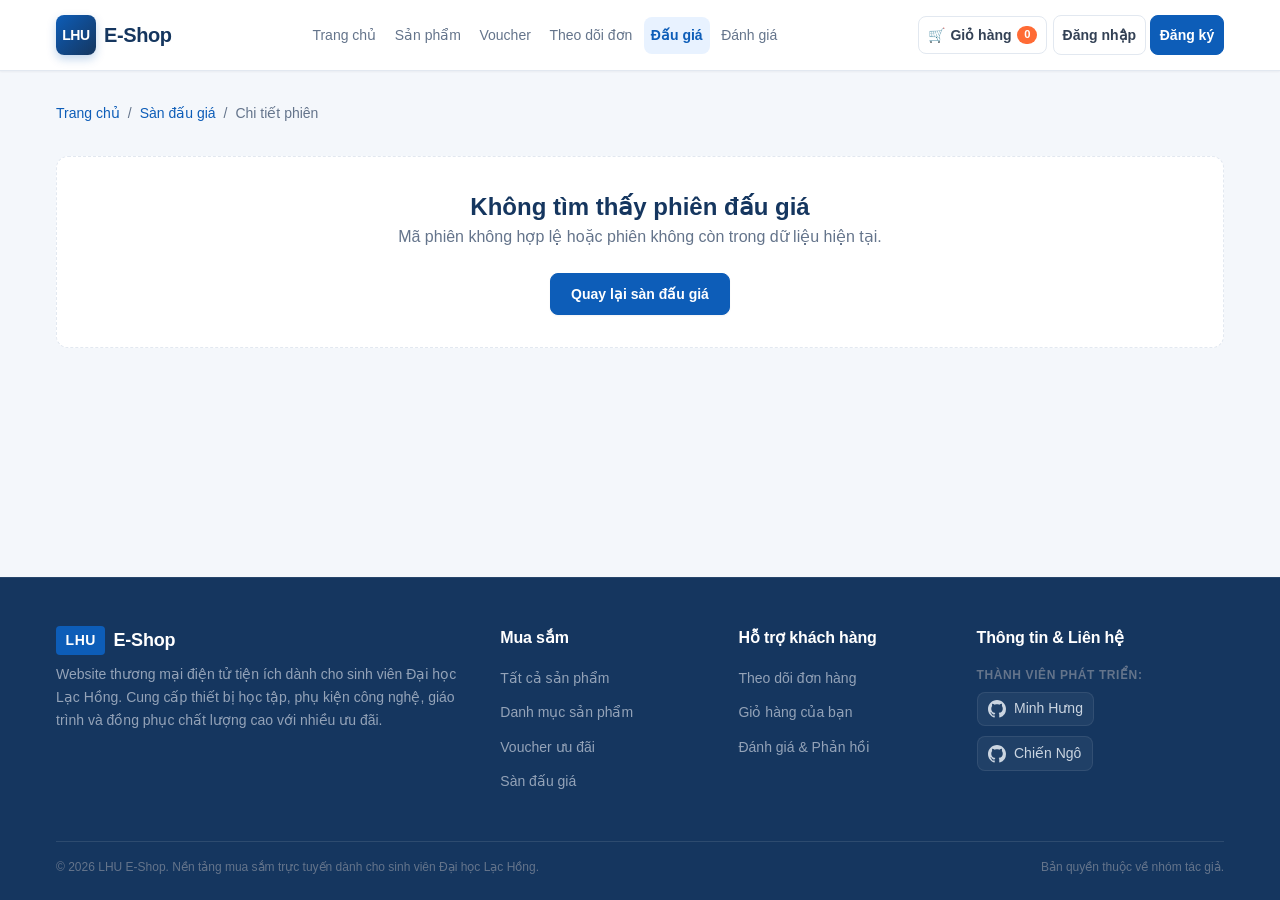
<file: pages/auction-detail.html>
<!DOCTYPE html>
<html lang="vi">
<head>
  <meta charset="UTF-8">
  <meta name="viewport" content="width=device-width, initial-scale=1.0">
  <meta name="description" content="Chi tiết phiên đấu giá mô phỏng trên LHU E-Commerce.">
  <title>Chi tiết đấu giá | LHU E-Commerce</title>
  <link rel="stylesheet" href="../css/style.css">
  <link rel="stylesheet" href="../css/auction.css">
</head>
<body>
  <header class="site-header">
    <div class="container header-container">
      <a href="../index.html" class="brand-logo"><span class="logo-icon">LHU</span><span>E-Shop</span></a>
      <button type="button" class="menu-toggle" id="menuToggle" aria-label="Mở menu điều hướng" aria-expanded="false">☰</button>
      <nav class="main-nav" id="mainNav" aria-label="Điều hướng chính">
        <ul class="nav-list">
          <li><a href="../index.html" class="nav-link">Trang chủ</a></li>
          <li><a href="./products.html" class="nav-link">Sản phẩm</a></li>
          <li><a href="./vouchers.html" class="nav-link">Voucher</a></li>
          <li><a href="./order-tracking.html" class="nav-link">Theo dõi đơn</a></li>
          <li><a href="./auction.html" class="nav-link active" aria-current="page">Đấu giá</a></li>
          <li><a href="./reviews.html" class="nav-link">Đánh giá</a></li>
        </ul>
      </nav>
      <div class="header-actions"><a href="./cart.html" class="action-link" aria-label="Giỏ hàng của bạn"><span aria-hidden="true">🛒</span><span>Giỏ hàng</span><span class="cart-counter" id="cartCount">0</span></a></div>
    </div>
  </header>

  <main class="main-content auction-page">
    <div class="container auction-container">
      <nav class="auction-breadcrumb" aria-label="Breadcrumb"><a href="../index.html">Trang chủ</a><span aria-hidden="true">/</span><a href="./auction.html">Sàn đấu giá</a><span aria-hidden="true">/</span><span>Chi tiết phiên</span></nav>
      <div id="auctionDetailContent"></div>
      <section class="auction-history-section" id="auctionHistorySection" aria-labelledby="auctionHistoryTitle" hidden>
        <div class="auction-section-heading"><div><span class="auction-eyebrow">HOẠT ĐỘNG PHIÊN</span><h2 id="auctionHistoryTitle">Lịch sử đặt giá</h2></div><p id="auctionBidCount"></p></div>
        <div class="auction-table-wrap">
          <table class="auction-history-table">
            <thead><tr><th scope="col">STT</th><th scope="col">Người đặt giá</th><th scope="col">Số tiền</th><th scope="col">Thời gian đặt</th><th scope="col">Trạng thái</th></tr></thead>
            <tbody id="auctionHistoryBody"></tbody>
          </table>
        </div>
      </section>
    </div>
  </main>

  <!-- Footer -->
  <footer class="site-footer" role="contentinfo">
    <div class="container">
      <div class="footer-grid">
        <!-- Cột 1: LHU E-Shop -->
        <div class="footer-col">
          <div class="footer-brand">
            <span class="logo-icon">LHU</span>
            <span class="footer-brand-name">E-Shop</span>
          </div>
          <p class="footer-desc">
            Website thương mại điện tử tiện ích dành cho sinh viên Đại học Lạc Hồng. Cung cấp thiết bị học tập, phụ kiện công nghệ, giáo trình và đồng phục chất lượng cao với nhiều ưu đãi.
          </p>
        </div>

        <!-- Cột 2: Mua sắm -->
        <div class="footer-col">
          <h4>Mua sắm</h4>
          <ul>
            <li><a href="./products.html">Tất cả sản phẩm</a></li>
            <li><a href="../index.html#categoryList">Danh mục sản phẩm</a></li>
            <li><a href="./vouchers.html">Voucher ưu đãi</a></li>
            <li><a href="./auction.html">Sàn đấu giá</a></li>
          </ul>
        </div>

        <!-- Cột 3: Hỗ trợ khách hàng -->
        <div class="footer-col">
          <h4>Hỗ trợ khách hàng</h4>
          <ul>
            <li><a href="./order-tracking.html">Theo dõi đơn hàng</a></li>
            <li><a href="./cart.html">Giỏ hàng của bạn</a></li>
            <li><a href="./reviews.html">Đánh giá & Phản hồi</a></li>
          </ul>
        </div>

        <!-- Cột 4: Thông tin & Liên hệ -->
        <div class="footer-col">
          <h4>Thông tin & Liên hệ</h4>
          <p class="footer-dev-title">Thành viên phát triển:</p>
          <ul class="footer-dev-list">
            <li>
              <a href="https://github.com/MinhHung309" target="_blank" rel="noopener noreferrer" class="dev-link">
                <svg class="github-icon" viewBox="0 0 24 24" width="18" height="18" aria-hidden="true" fill="currentColor">
                  <path d="M12 0C5.37 0 0 5.37 0 12c0 5.31 3.435 9.795 8.205 11.385.6.105.825-.255.825-.57 0-.285-.015-1.23-.015-2.235-3.015.555-3.795-.735-4.035-1.41-.135-.345-.72-1.41-1.23-1.695-.42-.225-1.02-.78-.015-.795.945-.015 1.62.87 1.845 1.23 1.08 1.815 2.805 1.305 3.495.99.105-.78.42-1.305.765-1.605-2.67-.3-5.46-1.335-5.46-5.925 0-1.305.465-2.385 1.23-3.225-.12-.3-.54-1.53.12-3.18 0 0 1.005-.315 3.3 1.23.96-.27 1.98-.405 3-.405s2.04.135 3 .405c2.295-1.56 3.3-1.23 3.3-1.23.66 1.65.24 2.88.12 3.18.765.84 1.23 1.905 1.23 3.225 0 4.605-2.805 5.625-5.475 5.925.435.375.81 1.095.81 2.22 0 1.605-.015 2.895-.015 3.3 0 .315.225.69.825.57A12.02 12.02 0 0024 12c0-6.63-5.37-12-12-12z"/>
                </svg>
                <span>Minh Hưng</span>
              </a>
            </li>
            <li>
              <a href="https://github.com/ChienNgo1510" target="_blank" rel="noopener noreferrer" class="dev-link">
                <svg class="github-icon" viewBox="0 0 24 24" width="18" height="18" aria-hidden="true" fill="currentColor">
                  <path d="M12 0C5.37 0 0 5.37 0 12c0 5.31 3.435 9.795 8.205 11.385.6.105.825-.255.825-.57 0-.285-.015-1.23-.015-2.235-3.015.555-3.795-.735-4.035-1.41-.135-.345-.72-1.41-1.23-1.695-.42-.225-1.02-.78-.015-.795.945-.015 1.62.87 1.845 1.23 1.08 1.815 2.805 1.305 3.495.99.105-.78.42-1.305.765-1.605-2.67-.3-5.46-1.335-5.46-5.925 0-1.305.465-2.385 1.23-3.225-.12-.3-.54-1.53.12-3.18 0 0 1.005-.315 3.3 1.23.96-.27 1.98-.405 3-.405s2.04.135 3 .405c2.295-1.56 3.3-1.23 3.3-1.23.66 1.65.24 2.88.12 3.18.765.84 1.23 1.905 1.23 3.225 0 4.605-2.805 5.625-5.475 5.925.435.375.81 1.095.81 2.22 0 1.605-.015 2.895-.015 3.3 0 .315.225.69.825.57A12.02 12.02 0 0024 12c0-6.63-5.37-12-12-12z"/>
                </svg>
                <span>Chiến Ngô</span>
              </a>
            </li>
          </ul>
        </div>
      </div>

      <!-- Đường phân cách & Dòng bản quyền -->
      <div class="footer-bottom">
        <p>&copy; 2026 LHU E-Shop. Nền tảng mua sắm trực tuyến dành cho sinh viên Đại học Lạc Hồng.</p>
        <p>Bản quyền thuộc về nhóm tác giả.</p>
      </div>
    </div>
  </footer>

<script type="module" src="../js/pages/auction-detail.js"></script>
</body>
</html>
</file>
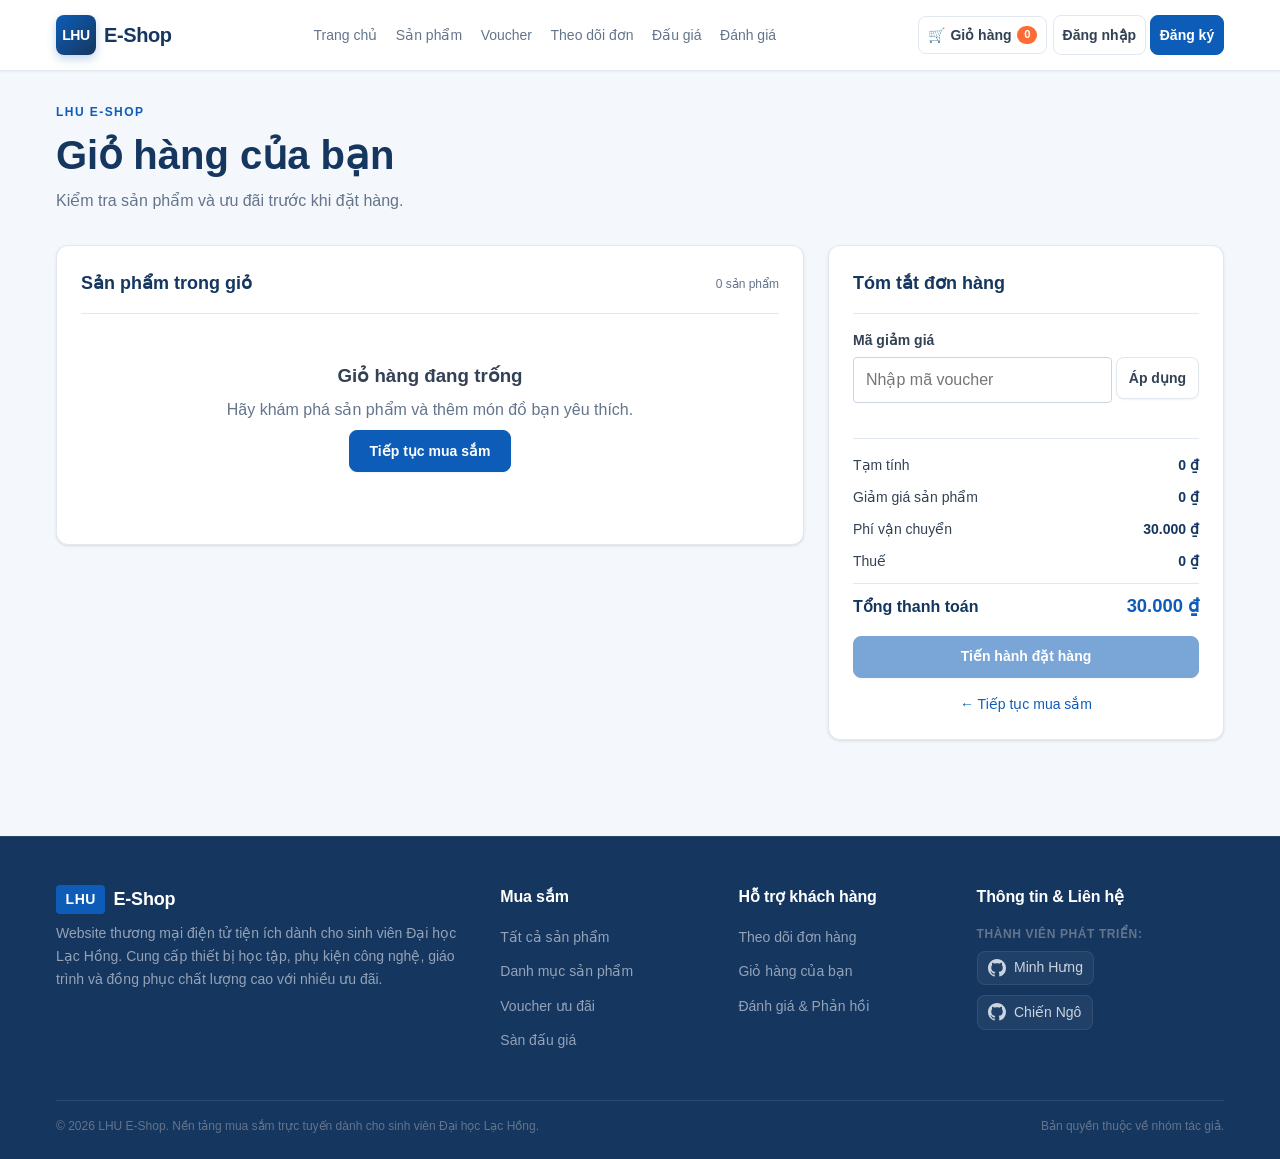
<file: pages/cart.html>
<!DOCTYPE html>
<html lang="vi">
<head>
  <meta charset="UTF-8">
  <meta name="viewport" content="width=device-width, initial-scale=1.0">
  <title>Giỏ hàng | LHU E-Commerce</title>
  <link rel="stylesheet" href="../css/style.css">
  <link rel="stylesheet" href="../css/cart-checkout.css">
</head>
<body>
  <header class="site-header">
    <div class="container header-container">
      <a href="../index.html" class="brand-logo">
        <span class="logo-icon">LHU</span>
        <span>E-Shop</span>
      </a>
      <button type="button" class="menu-toggle" id="menuToggle" aria-label="Menu">☰</button>
      <nav class="main-nav" id="mainNav">
        <ul class="nav-list">
          <li><a href="../index.html" class="nav-link">Trang chủ</a></li>
          <li><a href="./products.html" class="nav-link">Sản phẩm</a></li>
          <li><a href="./vouchers.html" class="nav-link">Voucher</a></li>
          <li><a href="./order-tracking.html" class="nav-link">Theo dõi đơn</a></li>
          <li><a href="./auction.html" class="nav-link">Đấu giá</a></li>
        </ul>
      </nav>
      <div class="header-actions">
        <a href="./cart.html" class="action-link">
          <span>🛒</span>
          <span>Giỏ hàng</span>
          <span class="cart-counter" id="cartCount">0</span>
        </a>
      </div>
    </div>
  </header>

  <main class="main-content">
    <div class="container commerce-page">
      <header class="commerce-heading">
        <p class="commerce-eyebrow">LHU E-SHOP</p>
        <h1>Giỏ hàng của bạn</h1>
        <p>Kiểm tra sản phẩm và ưu đãi trước khi đặt hàng.</p>
      </header>
      <div id="cartFeedback" class="commerce-feedback" role="status" aria-live="polite" hidden></div>
      <div class="cart-layout">
        <section class="cart-items-panel" aria-labelledby="cartItemsHeading">
          <div class="cart-panel-heading">
            <h2 id="cartItemsHeading">Sản phẩm trong giỏ</h2>
            <span id="cartItemCount" class="cart-item-count">0 sản phẩm</span>
          </div>
          <div id="cartItems" class="cart-items"></div>
        </section>
        <aside class="cart-summary-panel" aria-labelledby="cartSummaryHeading">
          <h2 id="cartSummaryHeading">Tóm tắt đơn hàng</h2>
          <form id="voucherForm" class="voucher-form" novalidate>
            <label for="voucherCode">Mã giảm giá</label>
            <div class="voucher-input-row">
              <input id="voucherCode" name="voucherCode" type="text" autocomplete="off" placeholder="Nhập mã voucher">
              <button class="btn btn-outline" type="submit">Áp dụng</button>
            </div>
            <p id="voucherFeedback" class="field-feedback" role="status" aria-live="polite"></p>
            <button id="removeVoucher" class="text-button" type="button" hidden>Hủy voucher</button>
          </form>
          <dl id="cartTotals" class="cart-totals"></dl>
          <a id="checkoutButton" class="btn btn-primary cart-checkout-button" href="./checkout.html">Tiến hành đặt hàng</a>
          <a class="continue-shopping-link" href="./products.html">← Tiếp tục mua sắm</a>
        </aside>
      </div>
    </div>
  </main>

  <!-- Footer -->
  <footer class="site-footer" role="contentinfo">
    <div class="container">
      <div class="footer-grid">
        <!-- Cột 1: LHU E-Shop -->
        <div class="footer-col">
          <div class="footer-brand">
            <span class="logo-icon">LHU</span>
            <span class="footer-brand-name">E-Shop</span>
          </div>
          <p class="footer-desc">
            Website thương mại điện tử tiện ích dành cho sinh viên Đại học Lạc Hồng. Cung cấp thiết bị học tập, phụ kiện công nghệ, giáo trình và đồng phục chất lượng cao với nhiều ưu đãi.
          </p>
        </div>

        <!-- Cột 2: Mua sắm -->
        <div class="footer-col">
          <h4>Mua sắm</h4>
          <ul>
            <li><a href="./products.html">Tất cả sản phẩm</a></li>
            <li><a href="../index.html#categoryList">Danh mục sản phẩm</a></li>
            <li><a href="./vouchers.html">Voucher ưu đãi</a></li>
            <li><a href="./auction.html">Sàn đấu giá</a></li>
          </ul>
        </div>

        <!-- Cột 3: Hỗ trợ khách hàng -->
        <div class="footer-col">
          <h4>Hỗ trợ khách hàng</h4>
          <ul>
            <li><a href="./order-tracking.html">Theo dõi đơn hàng</a></li>
            <li><a href="./cart.html">Giỏ hàng của bạn</a></li>
            <li><a href="./reviews.html">Đánh giá & Phản hồi</a></li>
          </ul>
        </div>

        <!-- Cột 4: Thông tin & Liên hệ -->
        <div class="footer-col">
          <h4>Thông tin & Liên hệ</h4>
          <p class="footer-dev-title">Thành viên phát triển:</p>
          <ul class="footer-dev-list">
            <li>
              <a href="https://github.com/MinhHung309" target="_blank" rel="noopener noreferrer" class="dev-link">
                <svg class="github-icon" viewBox="0 0 24 24" width="18" height="18" aria-hidden="true" fill="currentColor">
                  <path d="M12 0C5.37 0 0 5.37 0 12c0 5.31 3.435 9.795 8.205 11.385.6.105.825-.255.825-.57 0-.285-.015-1.23-.015-2.235-3.015.555-3.795-.735-4.035-1.41-.135-.345-.72-1.41-1.23-1.695-.42-.225-1.02-.78-.015-.795.945-.015 1.62.87 1.845 1.23 1.08 1.815 2.805 1.305 3.495.99.105-.78.42-1.305.765-1.605-2.67-.3-5.46-1.335-5.46-5.925 0-1.305.465-2.385 1.23-3.225-.12-.3-.54-1.53.12-3.18 0 0 1.005-.315 3.3 1.23.96-.27 1.98-.405 3-.405s2.04.135 3 .405c2.295-1.56 3.3-1.23 3.3-1.23.66 1.65.24 2.88.12 3.18.765.84 1.23 1.905 1.23 3.225 0 4.605-2.805 5.625-5.475 5.925.435.375.81 1.095.81 2.22 0 1.605-.015 2.895-.015 3.3 0 .315.225.69.825.57A12.02 12.02 0 0024 12c0-6.63-5.37-12-12-12z"/>
                </svg>
                <span>Minh Hưng</span>
              </a>
            </li>
            <li>
              <a href="https://github.com/ChienNgo1510" target="_blank" rel="noopener noreferrer" class="dev-link">
                <svg class="github-icon" viewBox="0 0 24 24" width="18" height="18" aria-hidden="true" fill="currentColor">
                  <path d="M12 0C5.37 0 0 5.37 0 12c0 5.31 3.435 9.795 8.205 11.385.6.105.825-.255.825-.57 0-.285-.015-1.23-.015-2.235-3.015.555-3.795-.735-4.035-1.41-.135-.345-.72-1.41-1.23-1.695-.42-.225-1.02-.78-.015-.795.945-.015 1.62.87 1.845 1.23 1.08 1.815 2.805 1.305 3.495.99.105-.78.42-1.305.765-1.605-2.67-.3-5.46-1.335-5.46-5.925 0-1.305.465-2.385 1.23-3.225-.12-.3-.54-1.53.12-3.18 0 0 1.005-.315 3.3 1.23.96-.27 1.98-.405 3-.405s2.04.135 3 .405c2.295-1.56 3.3-1.23 3.3-1.23.66 1.65.24 2.88.12 3.18.765.84 1.23 1.905 1.23 3.225 0 4.605-2.805 5.625-5.475 5.925.435.375.81 1.095.81 2.22 0 1.605-.015 2.895-.015 3.3 0 .315.225.69.825.57A12.02 12.02 0 0024 12c0-6.63-5.37-12-12-12z"/>
                </svg>
                <span>Chiến Ngô</span>
              </a>
            </li>
          </ul>
        </div>
      </div>

      <!-- Đường phân cách & Dòng bản quyền -->
      <div class="footer-bottom">
        <p>&copy; 2026 LHU E-Shop. Nền tảng mua sắm trực tuyến dành cho sinh viên Đại học Lạc Hồng.</p>
        <p>Bản quyền thuộc về nhóm tác giả.</p>
      </div>
    </div>
  </footer>

<script type="module" src="../js/pages/cart.js"></script>
</body>
</html>
</file>
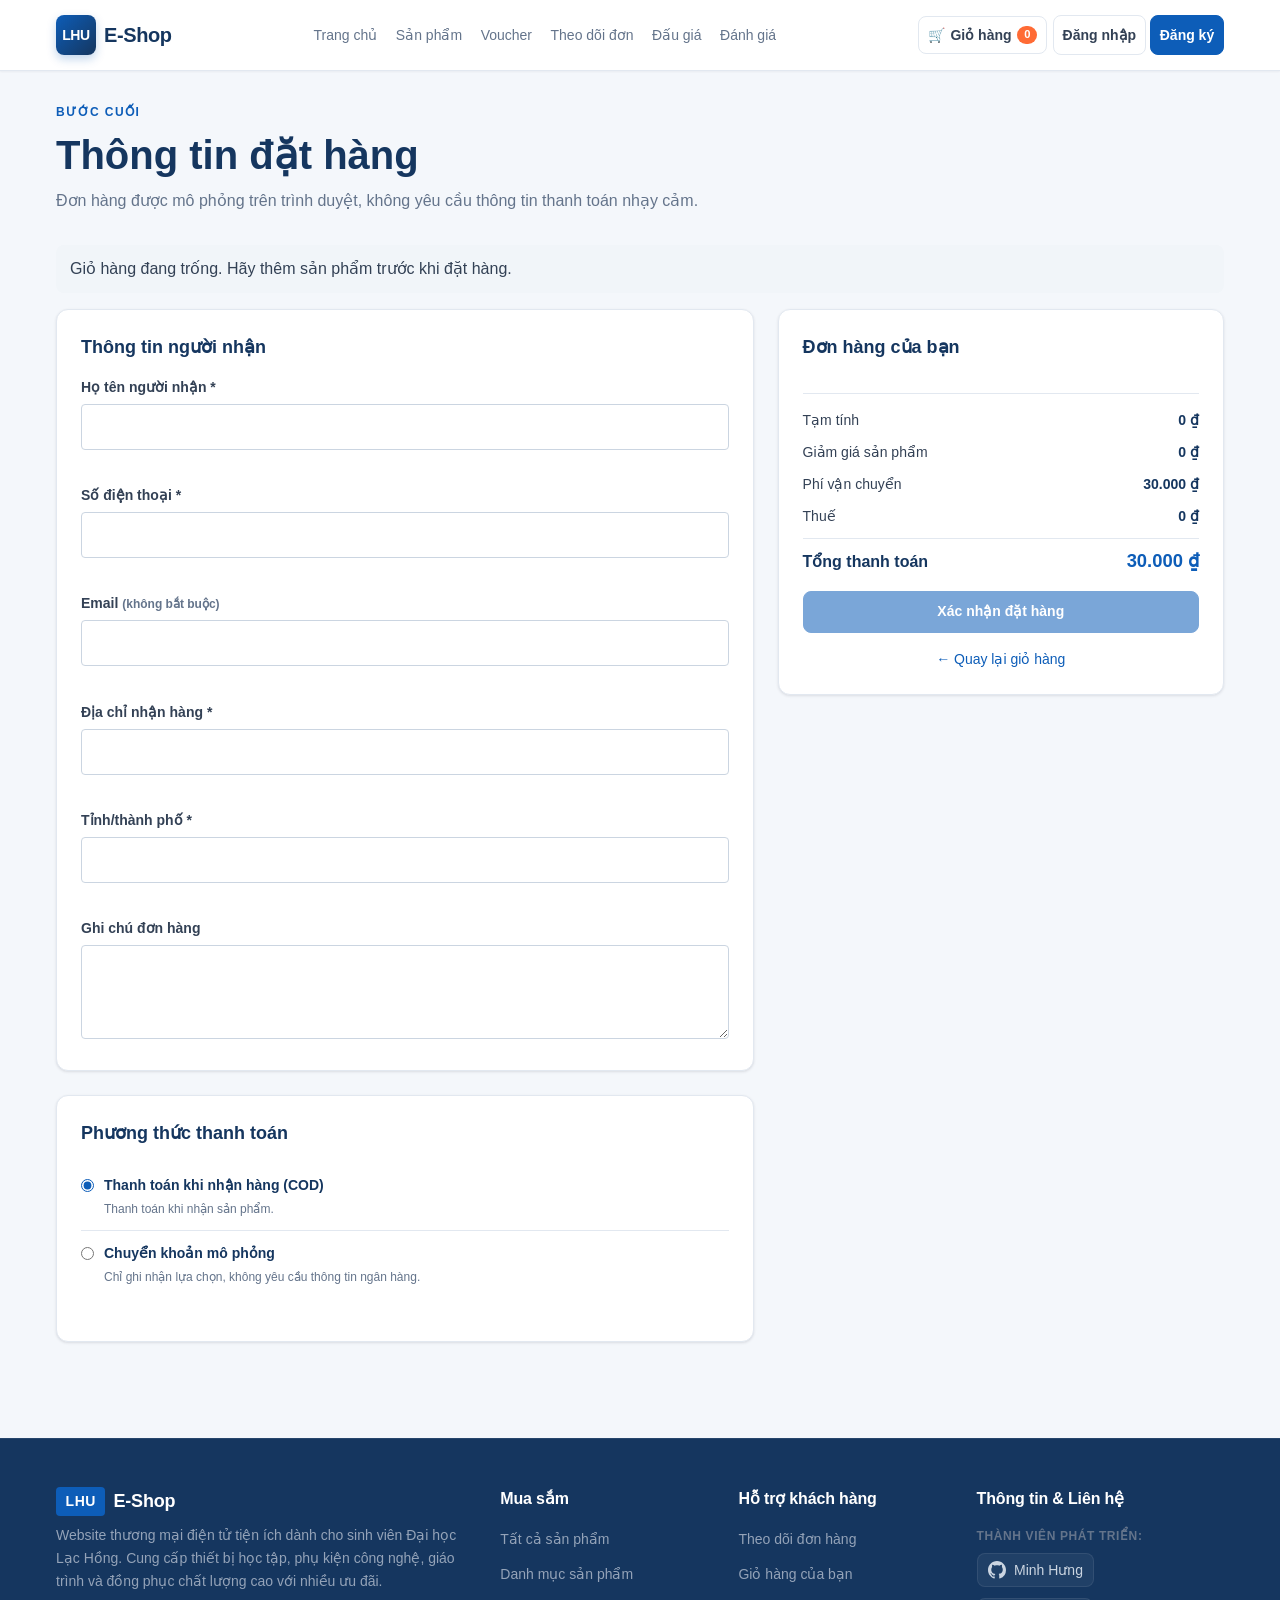
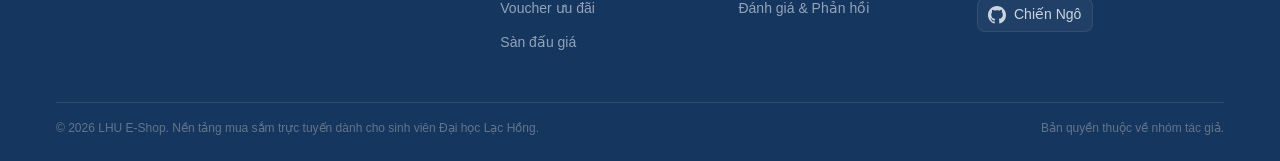
<file: pages/checkout.html>
<!DOCTYPE html>
<html lang="vi">
<head>
  <meta charset="UTF-8">
  <meta name="viewport" content="width=device-width, initial-scale=1.0">
  <meta name="description" content="Hoàn tất thông tin giao hàng và đặt đơn hàng demo tại LHU E-Shop.">
  <title>Thanh toán | LHU E-Commerce</title>
  <link rel="stylesheet" href="../css/style.css">
  <link rel="stylesheet" href="../css/cart-checkout.css">
</head>
<body>
  <header class="site-header">
    <div class="container header-container">
      <a href="../index.html" class="brand-logo"><span class="logo-icon">LHU</span><span>E-Shop</span></a>
      <button type="button" class="menu-toggle" id="menuToggle" aria-label="Mở menu điều hướng" aria-expanded="false">☰</button>
      <nav class="main-nav" id="mainNav" aria-label="Điều hướng chính">
        <ul class="nav-list">
          <li><a href="../index.html" class="nav-link">Trang chủ</a></li>
          <li><a href="./products.html" class="nav-link">Sản phẩm</a></li>
          <li><a href="./vouchers.html" class="nav-link">Voucher</a></li>
          <li><a href="./order-tracking.html" class="nav-link">Theo dõi đơn</a></li>
          <li><a href="./auction.html" class="nav-link">Đấu giá</a></li>
        </ul>
      </nav>
      <div class="header-actions">
        <a href="./cart.html" class="action-link" aria-label="Giỏ hàng của bạn">
          <span aria-hidden="true">🛒</span><span>Giỏ hàng</span><span class="cart-counter" id="cartCount">0</span>
        </a>
      </div>
    </div>
  </header>
  <main class="main-content">
    <div class="container commerce-page">
      <header class="commerce-heading">
        <p class="commerce-eyebrow">BƯỚC CUỐI</p>
        <h1>Thông tin đặt hàng</h1>
        <p>Đơn hàng được mô phỏng trên trình duyệt, không yêu cầu thông tin thanh toán nhạy cảm.</p>
      </header>
      <div id="checkoutFeedback" class="commerce-feedback" role="alert" aria-live="assertive" hidden></div>
      <div class="checkout-layout">
        <form id="checkoutForm" class="checkout-form" novalidate>
          <section class="checkout-panel" aria-labelledby="deliveryHeading">
            <h2 id="deliveryHeading">Thông tin người nhận</h2>
            <div class="form-field">
              <label for="fullName">Họ tên người nhận <span aria-hidden="true">*</span></label>
              <input id="fullName" name="fullName" autocomplete="name" required aria-describedby="fullNameError">
              <small id="fullNameError" class="field-error"></small>
            </div>
            <div class="form-field">
              <label for="phone">Số điện thoại <span aria-hidden="true">*</span></label>
              <input id="phone" name="phone" type="tel" autocomplete="tel" inputmode="tel" required aria-describedby="phoneError">
              <small id="phoneError" class="field-error"></small>
            </div>
            <div class="form-field">
              <label for="email">Email <span class="optional-label">(không bắt buộc)</span></label>
              <input id="email" name="email" type="email" autocomplete="email" aria-describedby="emailError">
              <small id="emailError" class="field-error"></small>
            </div>
            <div class="form-field">
              <label for="address">Địa chỉ nhận hàng <span aria-hidden="true">*</span></label>
              <input id="address" name="address" autocomplete="street-address" required aria-describedby="addressError">
              <small id="addressError" class="field-error"></small>
            </div>
            <div class="form-field">
              <label for="city">Tỉnh/thành phố <span aria-hidden="true">*</span></label>
              <input id="city" name="city" autocomplete="address-level1" required aria-describedby="cityError">
              <small id="cityError" class="field-error"></small>
            </div>
            <div class="form-field">
              <label for="orderNote">Ghi chú đơn hàng</label>
              <textarea id="orderNote" name="orderNote" rows="3" maxlength="500"></textarea>
            </div>
          </section>
          <section class="checkout-panel" aria-labelledby="paymentHeading">
            <h2 id="paymentHeading">Phương thức thanh toán</h2>
            <label class="payment-option">
              <input id="paymentMethod" type="radio" name="paymentMethod" value="cod_campus" checked>
              <span><strong>Thanh toán khi nhận hàng (COD)</strong><small>Thanh toán khi nhận sản phẩm.</small></span>
            </label>
            <label class="payment-option">
              <input type="radio" name="paymentMethod" value="bank_transfer">
              <span><strong>Chuyển khoản mô phỏng</strong><small>Chỉ ghi nhận lựa chọn, không yêu cầu thông tin ngân hàng.</small></span>
            </label>
            <small id="paymentMethodError" class="field-error"></small>
          </section>
        </form>
        <aside class="checkout-summary checkout-panel" aria-labelledby="checkoutSummaryHeading">
          <h2 id="checkoutSummaryHeading">Đơn hàng của bạn</h2>
          <div id="checkoutItems" class="checkout-items"></div>
          <p id="checkoutVoucher" class="checkout-voucher"></p>
          <dl id="checkoutTotals" class="cart-totals"></dl>
          <button id="placeOrderButton" class="btn btn-primary cart-checkout-button" type="submit" form="checkoutForm">Xác nhận đặt hàng</button>
          <a class="continue-shopping-link" href="./cart.html">← Quay lại giỏ hàng</a>
        </aside>
      </div>
    </div>
  </main>

  <!-- Footer -->
  <footer class="site-footer" role="contentinfo">
    <div class="container">
      <div class="footer-grid">
        <!-- Cột 1: LHU E-Shop -->
        <div class="footer-col">
          <div class="footer-brand">
            <span class="logo-icon">LHU</span>
            <span class="footer-brand-name">E-Shop</span>
          </div>
          <p class="footer-desc">
            Website thương mại điện tử tiện ích dành cho sinh viên Đại học Lạc Hồng. Cung cấp thiết bị học tập, phụ kiện công nghệ, giáo trình và đồng phục chất lượng cao với nhiều ưu đãi.
          </p>
        </div>

        <!-- Cột 2: Mua sắm -->
        <div class="footer-col">
          <h4>Mua sắm</h4>
          <ul>
            <li><a href="./products.html">Tất cả sản phẩm</a></li>
            <li><a href="../index.html#categoryList">Danh mục sản phẩm</a></li>
            <li><a href="./vouchers.html">Voucher ưu đãi</a></li>
            <li><a href="./auction.html">Sàn đấu giá</a></li>
          </ul>
        </div>

        <!-- Cột 3: Hỗ trợ khách hàng -->
        <div class="footer-col">
          <h4>Hỗ trợ khách hàng</h4>
          <ul>
            <li><a href="./order-tracking.html">Theo dõi đơn hàng</a></li>
            <li><a href="./cart.html">Giỏ hàng của bạn</a></li>
            <li><a href="./reviews.html">Đánh giá & Phản hồi</a></li>
          </ul>
        </div>

        <!-- Cột 4: Thông tin & Liên hệ -->
        <div class="footer-col">
          <h4>Thông tin & Liên hệ</h4>
          <p class="footer-dev-title">Thành viên phát triển:</p>
          <ul class="footer-dev-list">
            <li>
              <a href="https://github.com/MinhHung309" target="_blank" rel="noopener noreferrer" class="dev-link">
                <svg class="github-icon" viewBox="0 0 24 24" width="18" height="18" aria-hidden="true" fill="currentColor">
                  <path d="M12 0C5.37 0 0 5.37 0 12c0 5.31 3.435 9.795 8.205 11.385.6.105.825-.255.825-.57 0-.285-.015-1.23-.015-2.235-3.015.555-3.795-.735-4.035-1.41-.135-.345-.72-1.41-1.23-1.695-.42-.225-1.02-.78-.015-.795.945-.015 1.62.87 1.845 1.23 1.08 1.815 2.805 1.305 3.495.99.105-.78.42-1.305.765-1.605-2.67-.3-5.46-1.335-5.46-5.925 0-1.305.465-2.385 1.23-3.225-.12-.3-.54-1.53.12-3.18 0 0 1.005-.315 3.3 1.23.96-.27 1.98-.405 3-.405s2.04.135 3 .405c2.295-1.56 3.3-1.23 3.3-1.23.66 1.65.24 2.88.12 3.18.765.84 1.23 1.905 1.23 3.225 0 4.605-2.805 5.625-5.475 5.925.435.375.81 1.095.81 2.22 0 1.605-.015 2.895-.015 3.3 0 .315.225.69.825.57A12.02 12.02 0 0024 12c0-6.63-5.37-12-12-12z"/>
                </svg>
                <span>Minh Hưng</span>
              </a>
            </li>
            <li>
              <a href="https://github.com/ChienNgo1510" target="_blank" rel="noopener noreferrer" class="dev-link">
                <svg class="github-icon" viewBox="0 0 24 24" width="18" height="18" aria-hidden="true" fill="currentColor">
                  <path d="M12 0C5.37 0 0 5.37 0 12c0 5.31 3.435 9.795 8.205 11.385.6.105.825-.255.825-.57 0-.285-.015-1.23-.015-2.235-3.015.555-3.795-.735-4.035-1.41-.135-.345-.72-1.41-1.23-1.695-.42-.225-1.02-.78-.015-.795.945-.015 1.62.87 1.845 1.23 1.08 1.815 2.805 1.305 3.495.99.105-.78.42-1.305.765-1.605-2.67-.3-5.46-1.335-5.46-5.925 0-1.305.465-2.385 1.23-3.225-.12-.3-.54-1.53.12-3.18 0 0 1.005-.315 3.3 1.23.96-.27 1.98-.405 3-.405s2.04.135 3 .405c2.295-1.56 3.3-1.23 3.3-1.23.66 1.65.24 2.88.12 3.18.765.84 1.23 1.905 1.23 3.225 0 4.605-2.805 5.625-5.475 5.925.435.375.81 1.095.81 2.22 0 1.605-.015 2.895-.015 3.3 0 .315.225.69.825.57A12.02 12.02 0 0024 12c0-6.63-5.37-12-12-12z"/>
                </svg>
                <span>Chiến Ngô</span>
              </a>
            </li>
          </ul>
        </div>
      </div>

      <!-- Đường phân cách & Dòng bản quyền -->
      <div class="footer-bottom">
        <p>&copy; 2026 LHU E-Shop. Nền tảng mua sắm trực tuyến dành cho sinh viên Đại học Lạc Hồng.</p>
        <p>Bản quyền thuộc về nhóm tác giả.</p>
      </div>
    </div>
  </footer>

<script type="module" src="../js/pages/checkout.js"></script>
</body>
</html>
</file>
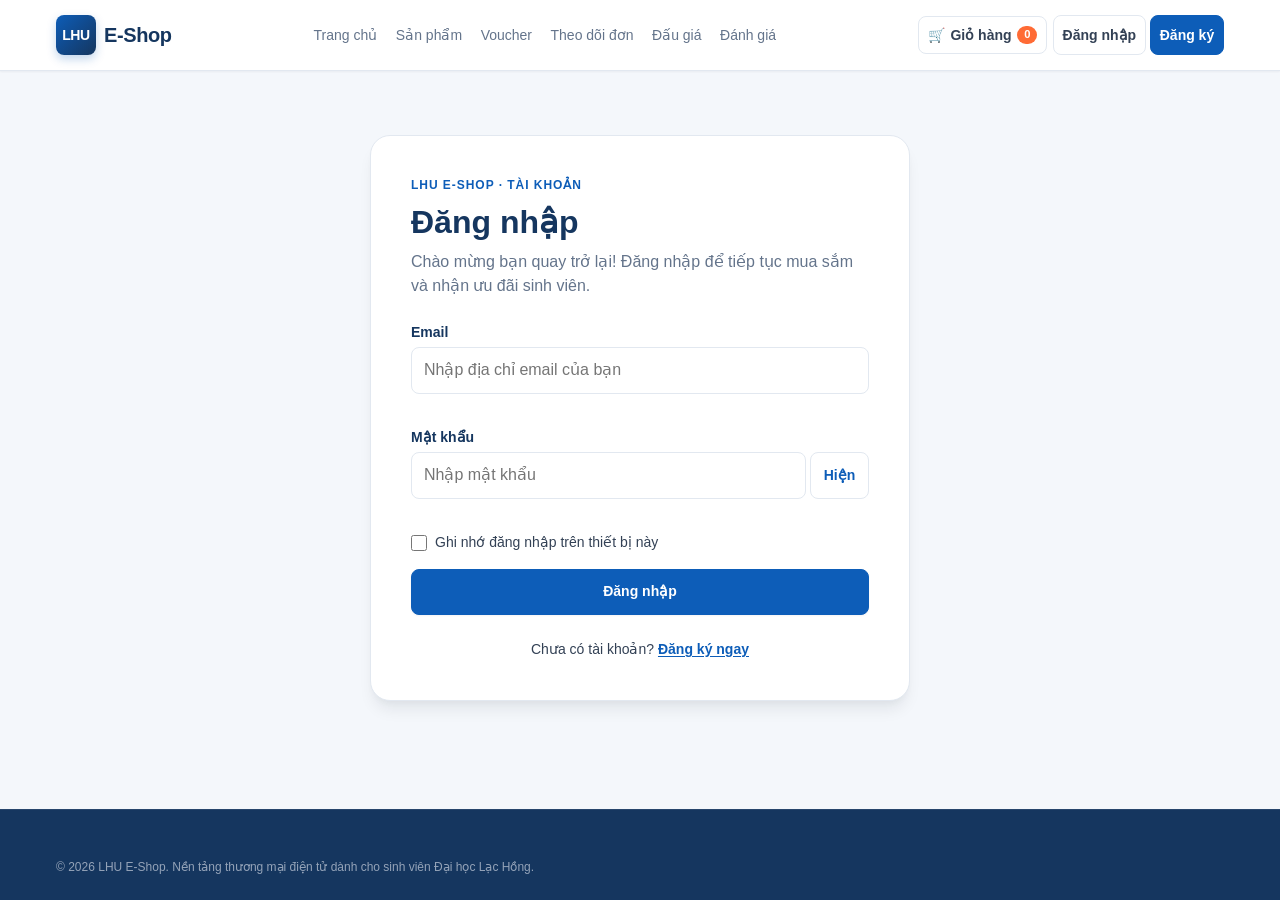
<file: pages/login.html>
<!DOCTYPE html>
<html lang="vi">
<head>
  <meta charset="UTF-8">
  <meta name="viewport" content="width=device-width, initial-scale=1.0">
  <meta name="description" content="Đăng nhập tài khoản LHU E-Shop.">
  <title>Đăng nhập | LHU E-Commerce</title>
  <link rel="stylesheet" href="../css/style.css">
  <link rel="stylesheet" href="../css/account.css">
</head>
<body>
  <header class="site-header">
    <div class="container header-container">
      <a href="../index.html" class="brand-logo"><span class="logo-icon">LHU</span><span>E-Shop</span></a>
      <button type="button" class="menu-toggle" id="menuToggle" aria-label="Mở menu điều hướng" aria-expanded="false">☰</button>
      <nav class="main-nav" id="mainNav" aria-label="Điều hướng chính">
        <ul class="nav-list">
          <li><a href="../index.html" class="nav-link">Trang chủ</a></li>
          <li><a href="./products.html" class="nav-link">Sản phẩm</a></li>
          <li><a href="./vouchers.html" class="nav-link">Voucher</a></li>
          <li><a href="./order-tracking.html" class="nav-link">Theo dõi đơn</a></li>
          <li><a href="./auction.html" class="nav-link">Đấu giá</a></li>
        </ul>
      </nav>
      <div class="header-actions"><a href="./cart.html" class="action-link"><span aria-hidden="true">🛒</span><span>Giỏ hàng</span><span class="cart-counter" id="cartCount">0</span></a></div>
    </div>
  </header>

  <main class="main-content account-page">
    <section class="account-card" aria-labelledby="loginTitle">
      <p class="account-eyebrow">LHU E-SHOP · TÀI KHOẢN</p>
      <h1 id="loginTitle">Đăng nhập</h1>
      <p class="account-intro">Chào mừng bạn quay trở lại! Đăng nhập để tiếp tục mua sắm và nhận ưu đãi sinh viên.</p>
      <p class="account-feedback" id="loginFeedback" role="status" aria-live="polite" hidden></p>
      <form id="loginForm" class="account-form" novalidate>
        <div class="account-field">
          <label for="loginEmail">Email</label>
          <input id="loginEmail" name="email" type="email" autocomplete="email" placeholder="Nhập địa chỉ email của bạn" required aria-describedby="loginEmailError">
          <small class="account-field-error" id="loginEmailError"></small>
        </div>
        <div class="account-field">
          <label for="loginPassword">Mật khẩu</label>
          <div class="account-password">
            <input id="loginPassword" name="password" type="password" autocomplete="current-password" placeholder="Nhập mật khẩu" required aria-describedby="loginPasswordError">
            <button type="button" class="password-toggle" data-password-target="loginPassword" aria-label="Hiện mật khẩu">Hiện</button>
          </div>
          <small class="account-field-error" id="loginPasswordError"></small>
        </div>
        <label class="account-checkbox">
          <input id="rememberLogin" name="remember" type="checkbox">
          <span>Ghi nhớ đăng nhập trên thiết bị này</span>
        </label>
        <button class="btn btn-primary account-submit" id="loginSubmit" type="submit">Đăng nhập</button>
      </form>
      <p class="account-switch">Chưa có tài khoản? <a href="./register.html">Đăng ký ngay</a></p>
    </section>
  </main>

  <footer class="site-footer account-footer"><div class="container"><p>© 2026 LHU E-Shop. Nền tảng thương mại điện tử dành cho sinh viên Đại học Lạc Hồng.</p></div></footer>
  <script type="module" src="../js/pages/login.js"></script>
</body>
</html>
</file>
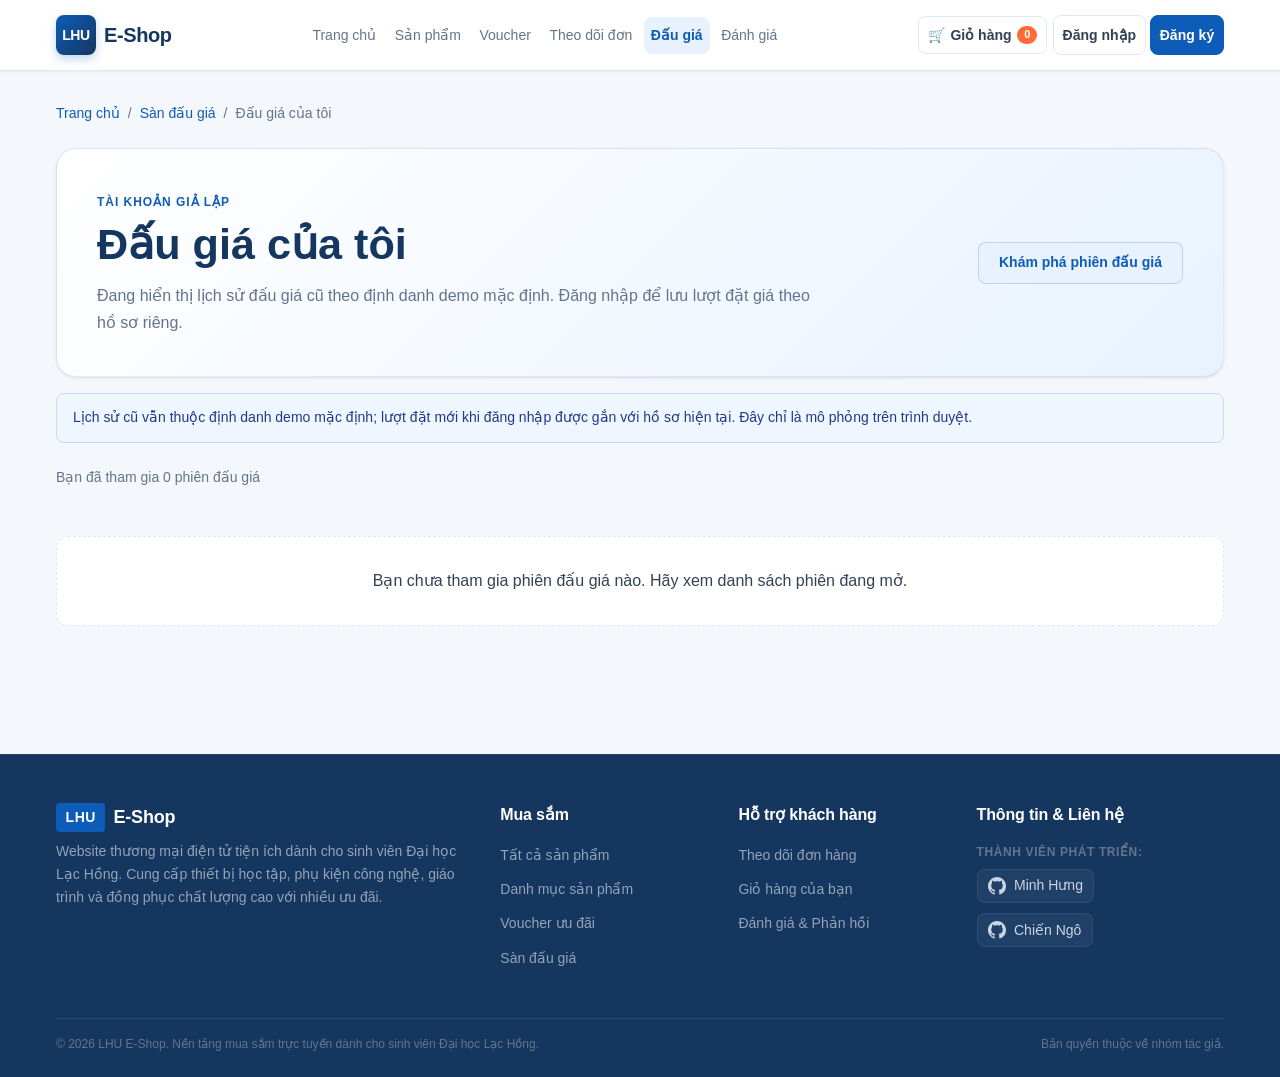
<file: pages/my-auctions.html>
<!DOCTYPE html>
<html lang="vi">
<head>
  <meta charset="UTF-8">
  <meta name="viewport" content="width=device-width, initial-scale=1.0">
  <meta name="description" content="Theo dõi các phiên đấu giá đã tham gia bằng tài khoản demo.">
  <title>Đấu giá của tôi | LHU E-Commerce</title>
  <link rel="stylesheet" href="../css/style.css">
  <link rel="stylesheet" href="../css/auction.css">
</head>
<body>
  <header class="site-header">
    <div class="container header-container">
      <a href="../index.html" class="brand-logo"><span class="logo-icon">LHU</span><span>E-Shop</span></a>
      <button type="button" class="menu-toggle" id="menuToggle" aria-label="Mở menu điều hướng" aria-expanded="false">☰</button>
      <nav class="main-nav" id="mainNav" aria-label="Điều hướng chính">
        <ul class="nav-list">
          <li><a href="../index.html" class="nav-link">Trang chủ</a></li>
          <li><a href="./products.html" class="nav-link">Sản phẩm</a></li>
          <li><a href="./vouchers.html" class="nav-link">Voucher</a></li>
          <li><a href="./order-tracking.html" class="nav-link">Theo dõi đơn</a></li>
          <li><a href="./auction.html" class="nav-link active" aria-current="page">Đấu giá</a></li>
          <li><a href="./reviews.html" class="nav-link">Đánh giá</a></li>
        </ul>
      </nav>
      <div class="header-actions"><a href="./cart.html" class="action-link" aria-label="Giỏ hàng của bạn"><span aria-hidden="true">🛒</span><span>Giỏ hàng</span><span class="cart-counter" id="cartCount">0</span></a></div>
    </div>
  </header>

  <main class="main-content auction-page">
    <div class="container auction-container">
      <nav class="auction-breadcrumb" aria-label="Breadcrumb"><a href="../index.html">Trang chủ</a><span aria-hidden="true">/</span><a href="./auction.html">Sàn đấu giá</a><span aria-hidden="true">/</span><span>Đấu giá của tôi</span></nav>
      <section class="auction-hero auction-my-hero" aria-labelledby="myAuctionsTitle">
        <div><span class="auction-eyebrow">TÀI KHOẢN GIẢ LẬP</span><h1 id="myAuctionsTitle">Đấu giá của tôi</h1><p id="auctionDemoUser"></p></div>
        <a class="btn btn-secondary" href="./auction.html">Khám phá phiên đấu giá</a>
      </section>
      <p class="auction-demo-note" role="note">Lịch sử cũ vẫn thuộc định danh demo mặc định; lượt đặt mới khi đăng nhập được gắn với hồ sơ hiện tại. Đây chỉ là mô phỏng trên trình duyệt.</p>
      <p class="auction-results" id="myAuctionResults" aria-live="polite"></p>
      <section class="auction-grid" id="myAuctionGrid" aria-label="Các phiên đã tham gia"></section>
      <p class="auction-empty" id="myAuctionEmpty" hidden>Bạn chưa tham gia phiên đấu giá nào. Hãy xem danh sách phiên đang mở.</p>
    </div>
  </main>

  <!-- Footer -->
  <footer class="site-footer" role="contentinfo">
    <div class="container">
      <div class="footer-grid">
        <!-- Cột 1: LHU E-Shop -->
        <div class="footer-col">
          <div class="footer-brand">
            <span class="logo-icon">LHU</span>
            <span class="footer-brand-name">E-Shop</span>
          </div>
          <p class="footer-desc">
            Website thương mại điện tử tiện ích dành cho sinh viên Đại học Lạc Hồng. Cung cấp thiết bị học tập, phụ kiện công nghệ, giáo trình và đồng phục chất lượng cao với nhiều ưu đãi.
          </p>
        </div>

        <!-- Cột 2: Mua sắm -->
        <div class="footer-col">
          <h4>Mua sắm</h4>
          <ul>
            <li><a href="./products.html">Tất cả sản phẩm</a></li>
            <li><a href="../index.html#categoryList">Danh mục sản phẩm</a></li>
            <li><a href="./vouchers.html">Voucher ưu đãi</a></li>
            <li><a href="./auction.html">Sàn đấu giá</a></li>
          </ul>
        </div>

        <!-- Cột 3: Hỗ trợ khách hàng -->
        <div class="footer-col">
          <h4>Hỗ trợ khách hàng</h4>
          <ul>
            <li><a href="./order-tracking.html">Theo dõi đơn hàng</a></li>
            <li><a href="./cart.html">Giỏ hàng của bạn</a></li>
            <li><a href="./reviews.html">Đánh giá & Phản hồi</a></li>
          </ul>
        </div>

        <!-- Cột 4: Thông tin & Liên hệ -->
        <div class="footer-col">
          <h4>Thông tin & Liên hệ</h4>
          <p class="footer-dev-title">Thành viên phát triển:</p>
          <ul class="footer-dev-list">
            <li>
              <a href="https://github.com/MinhHung309" target="_blank" rel="noopener noreferrer" class="dev-link">
                <svg class="github-icon" viewBox="0 0 24 24" width="18" height="18" aria-hidden="true" fill="currentColor">
                  <path d="M12 0C5.37 0 0 5.37 0 12c0 5.31 3.435 9.795 8.205 11.385.6.105.825-.255.825-.57 0-.285-.015-1.23-.015-2.235-3.015.555-3.795-.735-4.035-1.41-.135-.345-.72-1.41-1.23-1.695-.42-.225-1.02-.78-.015-.795.945-.015 1.62.87 1.845 1.23 1.08 1.815 2.805 1.305 3.495.99.105-.78.42-1.305.765-1.605-2.67-.3-5.46-1.335-5.46-5.925 0-1.305.465-2.385 1.23-3.225-.12-.3-.54-1.53.12-3.18 0 0 1.005-.315 3.3 1.23.96-.27 1.98-.405 3-.405s2.04.135 3 .405c2.295-1.56 3.3-1.23 3.3-1.23.66 1.65.24 2.88.12 3.18.765.84 1.23 1.905 1.23 3.225 0 4.605-2.805 5.625-5.475 5.925.435.375.81 1.095.81 2.22 0 1.605-.015 2.895-.015 3.3 0 .315.225.69.825.57A12.02 12.02 0 0024 12c0-6.63-5.37-12-12-12z"/>
                </svg>
                <span>Minh Hưng</span>
              </a>
            </li>
            <li>
              <a href="https://github.com/ChienNgo1510" target="_blank" rel="noopener noreferrer" class="dev-link">
                <svg class="github-icon" viewBox="0 0 24 24" width="18" height="18" aria-hidden="true" fill="currentColor">
                  <path d="M12 0C5.37 0 0 5.37 0 12c0 5.31 3.435 9.795 8.205 11.385.6.105.825-.255.825-.57 0-.285-.015-1.23-.015-2.235-3.015.555-3.795-.735-4.035-1.41-.135-.345-.72-1.41-1.23-1.695-.42-.225-1.02-.78-.015-.795.945-.015 1.62.87 1.845 1.23 1.08 1.815 2.805 1.305 3.495.99.105-.78.42-1.305.765-1.605-2.67-.3-5.46-1.335-5.46-5.925 0-1.305.465-2.385 1.23-3.225-.12-.3-.54-1.53.12-3.18 0 0 1.005-.315 3.3 1.23.96-.27 1.98-.405 3-.405s2.04.135 3 .405c2.295-1.56 3.3-1.23 3.3-1.23.66 1.65.24 2.88.12 3.18.765.84 1.23 1.905 1.23 3.225 0 4.605-2.805 5.625-5.475 5.925.435.375.81 1.095.81 2.22 0 1.605-.015 2.895-.015 3.3 0 .315.225.69.825.57A12.02 12.02 0 0024 12c0-6.63-5.37-12-12-12z"/>
                </svg>
                <span>Chiến Ngô</span>
              </a>
            </li>
          </ul>
        </div>
      </div>

      <!-- Đường phân cách & Dòng bản quyền -->
      <div class="footer-bottom">
        <p>&copy; 2026 LHU E-Shop. Nền tảng mua sắm trực tuyến dành cho sinh viên Đại học Lạc Hồng.</p>
        <p>Bản quyền thuộc về nhóm tác giả.</p>
      </div>
    </div>
  </footer>

<script type="module" src="../js/pages/my-auctions.js"></script>
</body>
</html>
</file>
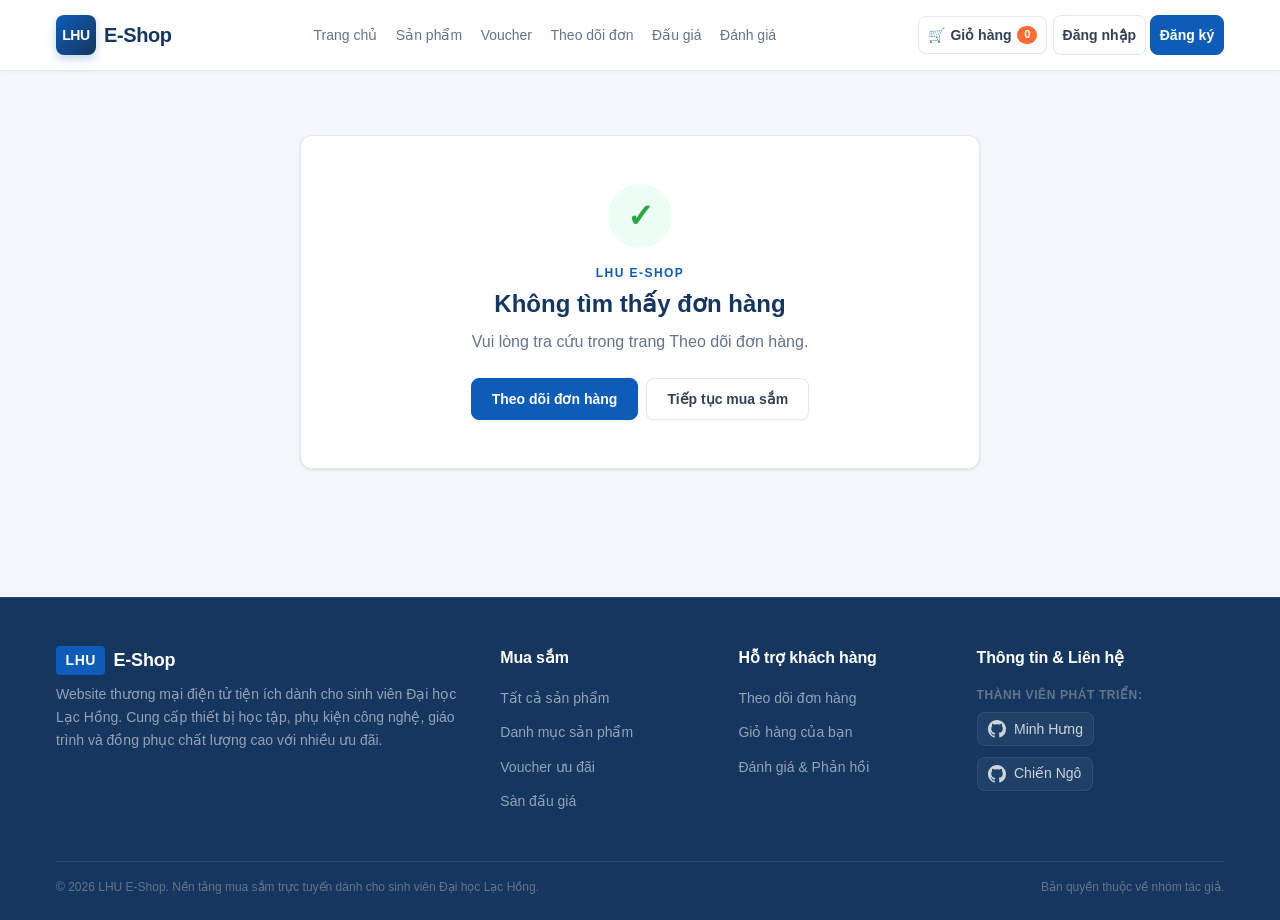
<file: pages/order-success.html>
<!DOCTYPE html>
<html lang="vi">
<head>
  <meta charset="UTF-8">
  <meta name="viewport" content="width=device-width, initial-scale=1.0">
  <title>Đặt hàng thành công | LHU E-Commerce</title>
  <link rel="stylesheet" href="../css/style.css">
  <link rel="stylesheet" href="../css/cart-checkout.css">
</head>
<body>
  <header class="site-header">
    <div class="container header-container">
      <a href="../index.html" class="brand-logo"><span class="logo-icon">LHU</span><span>E-Shop</span></a>
      <button type="button" class="menu-toggle" id="menuToggle" aria-label="Mở menu điều hướng" aria-expanded="false" aria-controls="mainNav">☰</button>
      <nav class="main-nav" id="mainNav" aria-label="Điều hướng chính">
        <ul class="nav-list">
          <li><a href="../index.html" class="nav-link">Trang chủ</a></li>
          <li><a href="./products.html" class="nav-link">Sản phẩm</a></li>
          <li><a href="./order-tracking.html" class="nav-link">Theo dõi đơn</a></li>
        </ul>
      </nav>
      <div class="header-actions">
        <a href="./cart.html" class="action-link" aria-label="Giỏ hàng của bạn">
          <span aria-hidden="true">🛒</span><span>Giỏ hàng</span><span class="cart-counter" id="cartCount">0</span>
        </a>
      </div>
    </div>
  </header>
  <main class="main-content">
    <div class="container commerce-page">
      <section class="order-success-card" aria-labelledby="successHeading">
        <div class="order-success-icon" aria-hidden="true">✓</div>
        <p class="commerce-eyebrow">LHU E-SHOP</p>
        <h1 id="successHeading">Đặt hàng thành công!</h1>
        <p id="successMessage">Đơn hàng demo đã được lưu và sẵn sàng theo dõi.</p>
        <dl id="successDetails" class="success-details"></dl>
        <div class="success-actions">
          <a id="trackOrderLink" class="btn btn-primary" href="./order-tracking.html">Theo dõi đơn hàng</a>
          <a class="btn btn-outline" href="./products.html">Tiếp tục mua sắm</a>
        </div>
      </section>
    </div>
  </main>

  <!-- Footer -->
  <footer class="site-footer" role="contentinfo">
    <div class="container">
      <div class="footer-grid">
        <!-- Cột 1: LHU E-Shop -->
        <div class="footer-col">
          <div class="footer-brand">
            <span class="logo-icon">LHU</span>
            <span class="footer-brand-name">E-Shop</span>
          </div>
          <p class="footer-desc">
            Website thương mại điện tử tiện ích dành cho sinh viên Đại học Lạc Hồng. Cung cấp thiết bị học tập, phụ kiện công nghệ, giáo trình và đồng phục chất lượng cao với nhiều ưu đãi.
          </p>
        </div>

        <!-- Cột 2: Mua sắm -->
        <div class="footer-col">
          <h4>Mua sắm</h4>
          <ul>
            <li><a href="./products.html">Tất cả sản phẩm</a></li>
            <li><a href="../index.html#categoryList">Danh mục sản phẩm</a></li>
            <li><a href="./vouchers.html">Voucher ưu đãi</a></li>
            <li><a href="./auction.html">Sàn đấu giá</a></li>
          </ul>
        </div>

        <!-- Cột 3: Hỗ trợ khách hàng -->
        <div class="footer-col">
          <h4>Hỗ trợ khách hàng</h4>
          <ul>
            <li><a href="./order-tracking.html">Theo dõi đơn hàng</a></li>
            <li><a href="./cart.html">Giỏ hàng của bạn</a></li>
            <li><a href="./reviews.html">Đánh giá & Phản hồi</a></li>
          </ul>
        </div>

        <!-- Cột 4: Thông tin & Liên hệ -->
        <div class="footer-col">
          <h4>Thông tin & Liên hệ</h4>
          <p class="footer-dev-title">Thành viên phát triển:</p>
          <ul class="footer-dev-list">
            <li>
              <a href="https://github.com/MinhHung309" target="_blank" rel="noopener noreferrer" class="dev-link">
                <svg class="github-icon" viewBox="0 0 24 24" width="18" height="18" aria-hidden="true" fill="currentColor">
                  <path d="M12 0C5.37 0 0 5.37 0 12c0 5.31 3.435 9.795 8.205 11.385.6.105.825-.255.825-.57 0-.285-.015-1.23-.015-2.235-3.015.555-3.795-.735-4.035-1.41-.135-.345-.72-1.41-1.23-1.695-.42-.225-1.02-.78-.015-.795.945-.015 1.62.87 1.845 1.23 1.08 1.815 2.805 1.305 3.495.99.105-.78.42-1.305.765-1.605-2.67-.3-5.46-1.335-5.46-5.925 0-1.305.465-2.385 1.23-3.225-.12-.3-.54-1.53.12-3.18 0 0 1.005-.315 3.3 1.23.96-.27 1.98-.405 3-.405s2.04.135 3 .405c2.295-1.56 3.3-1.23 3.3-1.23.66 1.65.24 2.88.12 3.18.765.84 1.23 1.905 1.23 3.225 0 4.605-2.805 5.625-5.475 5.925.435.375.81 1.095.81 2.22 0 1.605-.015 2.895-.015 3.3 0 .315.225.69.825.57A12.02 12.02 0 0024 12c0-6.63-5.37-12-12-12z"/>
                </svg>
                <span>Minh Hưng</span>
              </a>
            </li>
            <li>
              <a href="https://github.com/ChienNgo1510" target="_blank" rel="noopener noreferrer" class="dev-link">
                <svg class="github-icon" viewBox="0 0 24 24" width="18" height="18" aria-hidden="true" fill="currentColor">
                  <path d="M12 0C5.37 0 0 5.37 0 12c0 5.31 3.435 9.795 8.205 11.385.6.105.825-.255.825-.57 0-.285-.015-1.23-.015-2.235-3.015.555-3.795-.735-4.035-1.41-.135-.345-.72-1.41-1.23-1.695-.42-.225-1.02-.78-.015-.795.945-.015 1.62.87 1.845 1.23 1.08 1.815 2.805 1.305 3.495.99.105-.78.42-1.305.765-1.605-2.67-.3-5.46-1.335-5.46-5.925 0-1.305.465-2.385 1.23-3.225-.12-.3-.54-1.53.12-3.18 0 0 1.005-.315 3.3 1.23.96-.27 1.98-.405 3-.405s2.04.135 3 .405c2.295-1.56 3.3-1.23 3.3-1.23.66 1.65.24 2.88.12 3.18.765.84 1.23 1.905 1.23 3.225 0 4.605-2.805 5.625-5.475 5.925.435.375.81 1.095.81 2.22 0 1.605-.015 2.895-.015 3.3 0 .315.225.69.825.57A12.02 12.02 0 0024 12c0-6.63-5.37-12-12-12z"/>
                </svg>
                <span>Chiến Ngô</span>
              </a>
            </li>
          </ul>
        </div>
      </div>

      <!-- Đường phân cách & Dòng bản quyền -->
      <div class="footer-bottom">
        <p>&copy; 2026 LHU E-Shop. Nền tảng mua sắm trực tuyến dành cho sinh viên Đại học Lạc Hồng.</p>
        <p>Bản quyền thuộc về nhóm tác giả.</p>
      </div>
    </div>
  </footer>

<script type="module" src="../js/pages/order-success.js"></script>
</body>
</html>
</file>
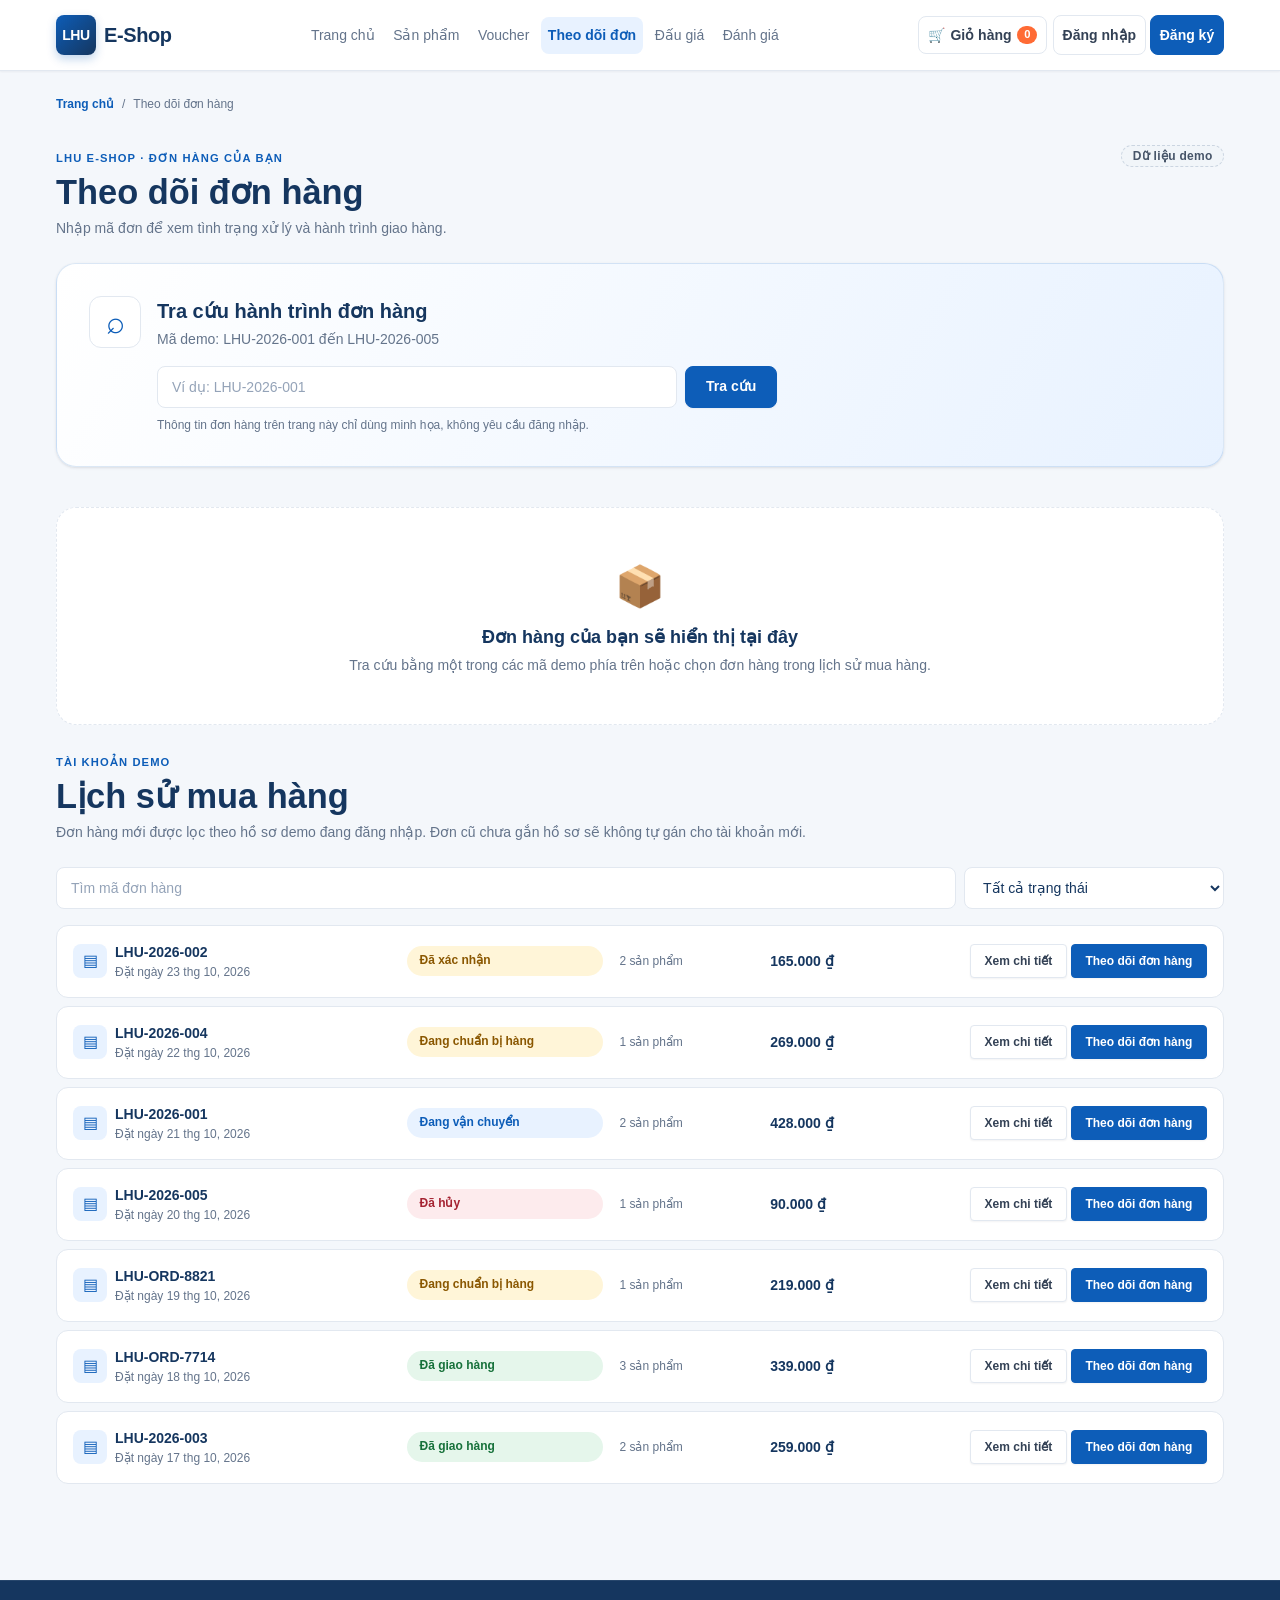
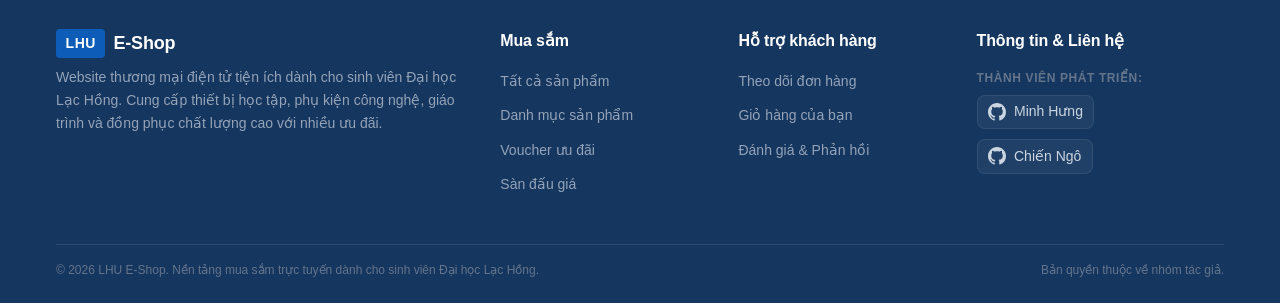
<file: pages/order-tracking.html>
<!DOCTYPE html>
<html lang="vi">
<head>
  <meta charset="UTF-8">
  <meta name="viewport" content="width=device-width, initial-scale=1.0">
  <meta name="description" content="Tra cứu tiến trình giao hàng và lịch sử mua hàng demo tại LHU E-Shop.">
  <title>Theo dõi đơn hàng | LHU E-Commerce</title>
  <link rel="stylesheet" href="../css/style.css">
</head>
<body>
  <header class="site-header">
    <div class="container header-container">
      <a href="../index.html" class="brand-logo">
        <span class="logo-icon">LHU</span>
        <span>E-Shop</span>
      </a>
      <button type="button" class="menu-toggle" id="menuToggle" aria-label="Mở menu điều hướng" aria-expanded="false">☰</button>
      <nav class="main-nav" id="mainNav" aria-label="Điều hướng chính">
        <ul class="nav-list">
          <li><a href="../index.html" class="nav-link">Trang chủ</a></li>
          <li><a href="./products.html" class="nav-link">Sản phẩm</a></li>
          <li><a href="./vouchers.html" class="nav-link">Voucher</a></li>
          <li><a href="./order-tracking.html" class="nav-link active">Theo dõi đơn</a></li>
          <li><a href="./order-tracking.html#order-history" class="nav-link">Lịch sử mua hàng</a></li>
          <li><a href="./auction.html" class="nav-link">Đấu giá</a></li>
          <li><a href="./reviews.html" class="nav-link">Đánh giá</a></li>
        </ul>
      </nav>
      <div class="header-actions">
        <a href="./cart.html" class="action-link" aria-label="Giỏ hàng của bạn">
          <span aria-hidden="true">🛒</span>
          <span>Giỏ hàng</span>
          <span class="cart-counter" id="cartCount">0</span>
        </a>
      </div>
    </div>
  </header>

  <main class="main-content">
    <div class="container order-page">
      <nav class="order-breadcrumb" aria-label="Breadcrumb">
        <a href="../index.html">Trang chủ</a>
        <span aria-hidden="true">/</span>
        <span>Theo dõi đơn hàng</span>
      </nav>

      <section class="order-page-heading" aria-labelledby="order-page-title">
        <div>
          <span class="order-eyebrow">LHU E-SHOP · ĐƠN HÀNG CỦA BẠN</span>
          <h1 id="order-page-title">Theo dõi đơn hàng</h1>
          <p>Nhập mã đơn để xem tình trạng xử lý và hành trình giao hàng.</p>
        </div>
        <span class="badge badge-dev">Dữ liệu demo</span>
      </section>

      <section class="order-search-card" aria-labelledby="order-search-title">
        <div class="order-search-icon" aria-hidden="true">⌕</div>
        <div class="order-search-content">
          <h2 id="order-search-title">Tra cứu hành trình đơn hàng</h2>
          <p>Mã demo: LHU-2026-001 đến LHU-2026-005</p>
          <form id="orderSearchForm" class="order-search-form" novalidate>
            <label class="visually-hidden" for="orderIdInput">Mã đơn hàng (Order ID)</label>
            <input
              class="form-input"
              id="orderIdInput"
              name="orderId"
              type="search"
              placeholder="Ví dụ: LHU-2026-001"
              autocomplete="off"
              aria-describedby="orderSearchHint"
            >
            <button class="btn btn-primary" id="orderSearchButton" type="submit">Tra cứu</button>
          </form>
          <p class="order-search-hint" id="orderSearchHint">Thông tin đơn hàng trên trang này chỉ dùng minh họa, không yêu cầu đăng nhập.</p>
        </div>
      </section>

      <div class="order-feedback" id="orderFeedback" role="status" aria-live="polite"></div>

      <section class="order-result" id="orderResult" aria-live="polite" aria-label="Kết quả tra cứu" hidden></section>

      <section class="order-empty-state" id="orderEmptyState">
        <div class="order-empty-icon" aria-hidden="true">📦</div>
        <h2>Đơn hàng của bạn sẽ hiển thị tại đây</h2>
        <p>Tra cứu bằng một trong các mã demo phía trên hoặc chọn đơn hàng trong lịch sử mua hàng.</p>
      </section>

      <section class="order-history-section" id="order-history" aria-labelledby="order-history-title">
        <div class="order-section-heading">
          <div>
            <span class="order-eyebrow">TÀI KHOẢN DEMO</span>
            <h2 id="order-history-title">Lịch sử mua hàng</h2>
            <p>Đơn hàng mới được lọc theo hồ sơ demo đang đăng nhập. Đơn cũ chưa gắn hồ sơ sẽ không tự gán cho tài khoản mới.</p>
          </div>
        </div>

        <div class="order-history-toolbar">
          <div class="order-history-search">
            <label class="visually-hidden" for="historySearchInput">Tìm kiếm theo mã đơn</label>
            <input class="form-input" id="historySearchInput" type="search" placeholder="Tìm mã đơn hàng">
          </div>
          <div class="order-history-filter">
            <label class="visually-hidden" for="historyStatusFilter">Lọc trạng thái đơn hàng</label>
            <select class="form-select" id="historyStatusFilter">
              <option value="all">Tất cả trạng thái</option>
              <option value="processing">Đang xử lý</option>
              <option value="shipping">Đang vận chuyển</option>
              <option value="delivered">Đã giao</option>
              <option value="cancelled">Đã hủy</option>
            </select>
          </div>
        </div>
        <div class="order-history-list" id="orderHistoryList" aria-live="polite"></div>
      </section>
    </div>
  </main>

  <!-- Footer -->
  <footer class="site-footer" role="contentinfo">
    <div class="container">
      <div class="footer-grid">
        <!-- Cột 1: LHU E-Shop -->
        <div class="footer-col">
          <div class="footer-brand">
            <span class="logo-icon">LHU</span>
            <span class="footer-brand-name">E-Shop</span>
          </div>
          <p class="footer-desc">
            Website thương mại điện tử tiện ích dành cho sinh viên Đại học Lạc Hồng. Cung cấp thiết bị học tập, phụ kiện công nghệ, giáo trình và đồng phục chất lượng cao với nhiều ưu đãi.
          </p>
        </div>

        <!-- Cột 2: Mua sắm -->
        <div class="footer-col">
          <h4>Mua sắm</h4>
          <ul>
            <li><a href="./products.html">Tất cả sản phẩm</a></li>
            <li><a href="../index.html#categoryList">Danh mục sản phẩm</a></li>
            <li><a href="./vouchers.html">Voucher ưu đãi</a></li>
            <li><a href="./auction.html">Sàn đấu giá</a></li>
          </ul>
        </div>

        <!-- Cột 3: Hỗ trợ khách hàng -->
        <div class="footer-col">
          <h4>Hỗ trợ khách hàng</h4>
          <ul>
            <li><a href="./order-tracking.html">Theo dõi đơn hàng</a></li>
            <li><a href="./cart.html">Giỏ hàng của bạn</a></li>
            <li><a href="./reviews.html">Đánh giá & Phản hồi</a></li>
          </ul>
        </div>

        <!-- Cột 4: Thông tin & Liên hệ -->
        <div class="footer-col">
          <h4>Thông tin & Liên hệ</h4>
          <p class="footer-dev-title">Thành viên phát triển:</p>
          <ul class="footer-dev-list">
            <li>
              <a href="https://github.com/MinhHung309" target="_blank" rel="noopener noreferrer" class="dev-link">
                <svg class="github-icon" viewBox="0 0 24 24" width="18" height="18" aria-hidden="true" fill="currentColor">
                  <path d="M12 0C5.37 0 0 5.37 0 12c0 5.31 3.435 9.795 8.205 11.385.6.105.825-.255.825-.57 0-.285-.015-1.23-.015-2.235-3.015.555-3.795-.735-4.035-1.41-.135-.345-.72-1.41-1.23-1.695-.42-.225-1.02-.78-.015-.795.945-.015 1.62.87 1.845 1.23 1.08 1.815 2.805 1.305 3.495.99.105-.78.42-1.305.765-1.605-2.67-.3-5.46-1.335-5.46-5.925 0-1.305.465-2.385 1.23-3.225-.12-.3-.54-1.53.12-3.18 0 0 1.005-.315 3.3 1.23.96-.27 1.98-.405 3-.405s2.04.135 3 .405c2.295-1.56 3.3-1.23 3.3-1.23.66 1.65.24 2.88.12 3.18.765.84 1.23 1.905 1.23 3.225 0 4.605-2.805 5.625-5.475 5.925.435.375.81 1.095.81 2.22 0 1.605-.015 2.895-.015 3.3 0 .315.225.69.825.57A12.02 12.02 0 0024 12c0-6.63-5.37-12-12-12z"/>
                </svg>
                <span>Minh Hưng</span>
              </a>
            </li>
            <li>
              <a href="https://github.com/ChienNgo1510" target="_blank" rel="noopener noreferrer" class="dev-link">
                <svg class="github-icon" viewBox="0 0 24 24" width="18" height="18" aria-hidden="true" fill="currentColor">
                  <path d="M12 0C5.37 0 0 5.37 0 12c0 5.31 3.435 9.795 8.205 11.385.6.105.825-.255.825-.57 0-.285-.015-1.23-.015-2.235-3.015.555-3.795-.735-4.035-1.41-.135-.345-.72-1.41-1.23-1.695-.42-.225-1.02-.78-.015-.795.945-.015 1.62.87 1.845 1.23 1.08 1.815 2.805 1.305 3.495.99.105-.78.42-1.305.765-1.605-2.67-.3-5.46-1.335-5.46-5.925 0-1.305.465-2.385 1.23-3.225-.12-.3-.54-1.53.12-3.18 0 0 1.005-.315 3.3 1.23.96-.27 1.98-.405 3-.405s2.04.135 3 .405c2.295-1.56 3.3-1.23 3.3-1.23.66 1.65.24 2.88.12 3.18.765.84 1.23 1.905 1.23 3.225 0 4.605-2.805 5.625-5.475 5.925.435.375.81 1.095.81 2.22 0 1.605-.015 2.895-.015 3.3 0 .315.225.69.825.57A12.02 12.02 0 0024 12c0-6.63-5.37-12-12-12z"/>
                </svg>
                <span>Chiến Ngô</span>
              </a>
            </li>
          </ul>
        </div>
      </div>

      <!-- Đường phân cách & Dòng bản quyền -->
      <div class="footer-bottom">
        <p>&copy; 2026 LHU E-Shop. Nền tảng mua sắm trực tuyến dành cho sinh viên Đại học Lạc Hồng.</p>
        <p>Bản quyền thuộc về nhóm tác giả.</p>
      </div>
    </div>
  </footer>

<script type="module" src="../js/pages/order-tracking.js"></script>
</body>
</html>
</file>
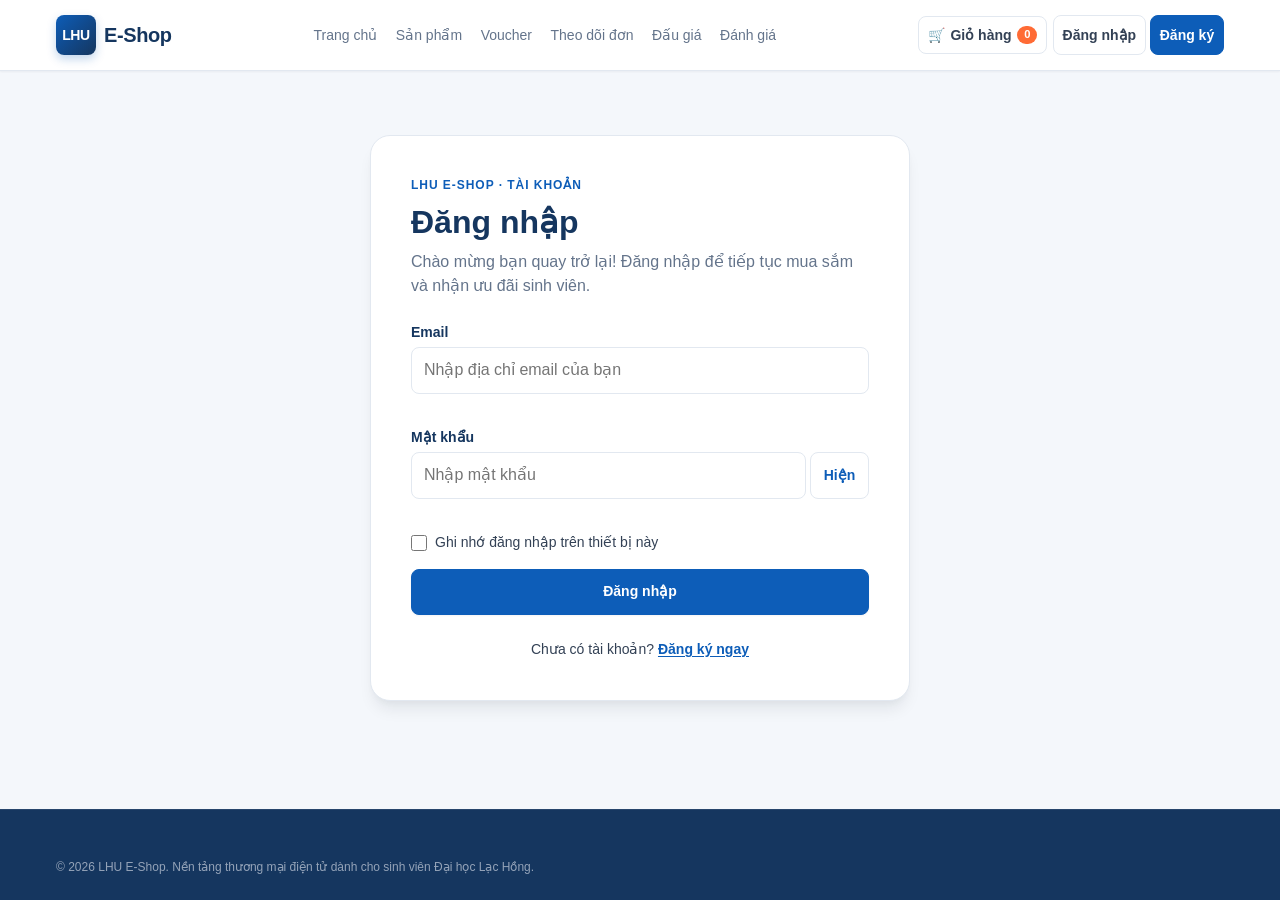
<file: pages/profile.html>
<!DOCTYPE html>
<html lang="vi">
<head>
  <meta charset="UTF-8">
  <meta name="viewport" content="width=device-width, initial-scale=1.0">
  <meta name="description" content="Quản lý thông tin tài khoản cá nhân tại LHU E-Shop.">
  <title>Thông tin tài khoản | LHU E-Commerce</title>
  <link rel="stylesheet" href="../css/style.css">
  <link rel="stylesheet" href="../css/account.css">
</head>
<body>
  <header class="site-header">
    <div class="container header-container">
      <a href="../index.html" class="brand-logo"><span class="logo-icon">LHU</span><span>E-Shop</span></a>
      <button type="button" class="menu-toggle" id="menuToggle" aria-label="Mở menu điều hướng" aria-expanded="false">☰</button>
      <nav class="main-nav" id="mainNav" aria-label="Điều hướng chính">
        <ul class="nav-list">
          <li><a href="../index.html" class="nav-link">Trang chủ</a></li>
          <li><a href="./products.html" class="nav-link">Sản phẩm</a></li>
          <li><a href="./vouchers.html" class="nav-link">Voucher</a></li>
          <li><a href="./order-tracking.html" class="nav-link">Theo dõi đơn</a></li>
          <li><a href="./auction.html" class="nav-link">Đấu giá</a></li>
        </ul>
      </nav>
      <div class="header-actions"><a href="./cart.html" class="action-link"><span aria-hidden="true">🛒</span><span>Giỏ hàng</span><span class="cart-counter" id="cartCount">0</span></a></div>
    </div>
  </header>

  <main class="main-content account-page account-profile-page">
    <section class="account-card account-profile-card" aria-labelledby="profileTitle">
      <p class="account-eyebrow">LHU E-SHOP · THÀNH VIÊN</p>
      <div class="profile-heading">
        <div class="profile-avatar" id="profileAvatar" aria-hidden="true">L</div>
        <div>
          <h1 id="profileTitle">Thông tin tài khoản</h1>
          <p class="account-intro">Xem và cập nhật thông tin cá nhân của bạn tại LHU E-Shop.</p>
        </div>
      </div>
      <p class="account-feedback" id="profileFeedback" role="status" aria-live="polite" hidden></p>
      <form id="profileForm" class="account-form" novalidate>
        <div class="account-field">
          <label for="profileFullName">Họ và tên</label>
          <input id="profileFullName" name="fullName" autocomplete="name" maxlength="80" required disabled aria-describedby="profileFullNameError">
          <small class="account-field-error" id="profileFullNameError"></small>
        </div>
        <div class="account-field">
          <label for="profileEmail">Email</label>
          <input id="profileEmail" name="email" type="email" autocomplete="email" maxlength="254" required disabled aria-describedby="profileEmailError">
          <small class="account-field-error" id="profileEmailError"></small>
        </div>
        <div class="account-field">
          <label for="profilePhone">Số điện thoại <span>(không bắt buộc)</span></label>
          <input id="profilePhone" name="phone" type="tel" autocomplete="tel" placeholder="ví dụ: 0912345678" disabled aria-describedby="profilePhoneError">
          <small class="account-field-error" id="profilePhoneError"></small>
        </div>
        <div class="account-field">
          <label for="profileAddress">Địa chỉ nhận hàng <span>(không bắt buộc)</span></label>
          <textarea id="profileAddress" name="address" rows="3" maxlength="240" autocomplete="street-address" placeholder="Ví dụ: Ký túc xá Cơ sở 2, Đại học Lạc Hồng, Biên Hòa" disabled></textarea>
          <small class="account-field-error" id="profileAddressError"></small>
        </div>
        <p class="profile-created">Ngày tham gia: <time id="profileCreatedAt"></time></p>
        <div class="profile-actions">
          <button class="btn btn-outline" id="editProfileButton" type="button">Chỉnh sửa thông tin</button>
          <button class="btn btn-primary" id="saveProfileButton" type="submit" hidden>Lưu thay đổi</button>
          <button class="btn btn-outline" id="cancelProfileButton" type="button" hidden>Hủy</button>
          <button class="btn btn-danger" id="profileLogoutButton" type="button">Đăng xuất</button>
        </div>
      </form>
    </section>
  </main>

  <footer class="site-footer account-footer"><div class="container"><p>© 2026 LHU E-Shop. Nền tảng thương mại điện tử dành cho sinh viên Đại học Lạc Hồng.</p></div></footer>
  <script type="module" src="../js/pages/profile.js"></script>
</body>
</html>
</file>
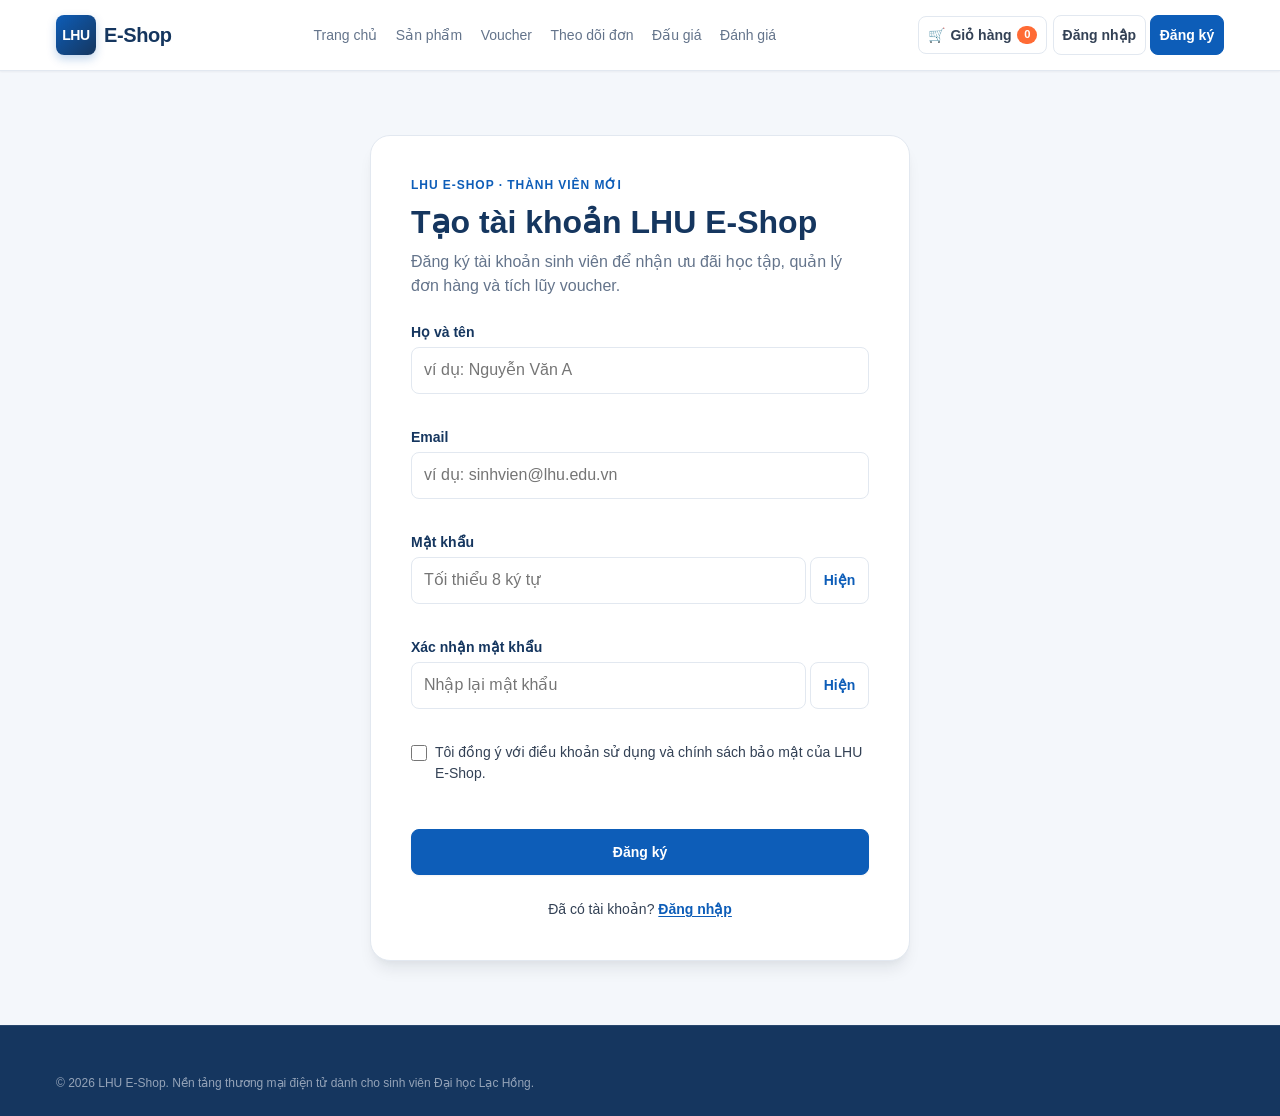
<file: pages/register.html>
<!DOCTYPE html>
<html lang="vi">
<head>
  <meta charset="UTF-8">
  <meta name="viewport" content="width=device-width, initial-scale=1.0">
  <meta name="description" content="Tạo tài khoản LHU E-Shop.">
  <title>Đăng ký tài khoản | LHU E-Commerce</title>
  <link rel="stylesheet" href="../css/style.css">
  <link rel="stylesheet" href="../css/account.css">
</head>
<body>
  <header class="site-header">
    <div class="container header-container">
      <a href="../index.html" class="brand-logo"><span class="logo-icon">LHU</span><span>E-Shop</span></a>
      <button type="button" class="menu-toggle" id="menuToggle" aria-label="Mở menu điều hướng" aria-expanded="false">☰</button>
      <nav class="main-nav" id="mainNav" aria-label="Điều hướng chính">
        <ul class="nav-list">
          <li><a href="../index.html" class="nav-link">Trang chủ</a></li>
          <li><a href="./products.html" class="nav-link">Sản phẩm</a></li>
          <li><a href="./vouchers.html" class="nav-link">Voucher</a></li>
          <li><a href="./order-tracking.html" class="nav-link">Theo dõi đơn</a></li>
          <li><a href="./auction.html" class="nav-link">Đấu giá</a></li>
        </ul>
      </nav>
      <div class="header-actions"><a href="./cart.html" class="action-link"><span aria-hidden="true">🛒</span><span>Giỏ hàng</span><span class="cart-counter" id="cartCount">0</span></a></div>
    </div>
  </header>

  <main class="main-content account-page">
    <section class="account-card" aria-labelledby="registerTitle">
      <p class="account-eyebrow">LHU E-SHOP · THÀNH VIÊN MỚI</p>
      <h1 id="registerTitle">Tạo tài khoản LHU E-Shop</h1>
      <p class="account-intro">Đăng ký tài khoản sinh viên để nhận ưu đãi học tập, quản lý đơn hàng và tích lũy voucher.</p>
      <p class="account-feedback" id="registerFeedback" role="status" aria-live="polite" hidden></p>
      <form id="registerForm" class="account-form" novalidate>
        <div class="account-field">
          <label for="registerFullName">Họ và tên</label>
          <input id="registerFullName" name="fullName" type="text" autocomplete="name" maxlength="80" placeholder="ví dụ: Nguyễn Văn A" required aria-describedby="registerFullNameError">
          <small class="account-field-error" id="registerFullNameError"></small>
        </div>
        <div class="account-field">
          <label for="registerEmail">Email</label>
          <input id="registerEmail" name="email" type="email" autocomplete="email" maxlength="254" placeholder="ví dụ: sinhvien@lhu.edu.vn" required aria-describedby="registerEmailError">
          <small class="account-field-error" id="registerEmailError"></small>
        </div>
        <div class="account-field">
          <label for="registerPassword">Mật khẩu</label>
          <div class="account-password">
            <input id="registerPassword" name="password" type="password" autocomplete="new-password" minlength="8" placeholder="Tối thiểu 8 ký tự" required aria-describedby="registerPasswordError">
            <button type="button" class="password-toggle" data-password-target="registerPassword" aria-label="Hiện mật khẩu">Hiện</button>
          </div>
          <small class="account-field-error" id="registerPasswordError"></small>
        </div>
        <div class="account-field">
          <label for="registerConfirmPassword">Xác nhận mật khẩu</label>
          <div class="account-password">
            <input id="registerConfirmPassword" name="confirmPassword" type="password" autocomplete="new-password" placeholder="Nhập lại mật khẩu" required aria-describedby="registerConfirmPasswordError">
            <button type="button" class="password-toggle" data-password-target="registerConfirmPassword" aria-label="Hiện mật khẩu xác nhận">Hiện</button>
          </div>
          <small class="account-field-error" id="registerConfirmPasswordError"></small>
        </div>
        <label class="account-checkbox">
          <input id="registerTerms" name="terms" type="checkbox" required aria-describedby="registerTermsError">
          <span>Tôi đồng ý với điều khoản sử dụng và chính sách bảo mật của LHU E-Shop.</span>
        </label>
        <small class="account-field-error" id="registerTermsError"></small>
        <button class="btn btn-primary account-submit" id="registerSubmit" type="submit">Đăng ký</button>
      </form>
      <p class="account-switch">Đã có tài khoản? <a href="./login.html">Đăng nhập</a></p>
    </section>
  </main>

  <footer class="site-footer account-footer"><div class="container"><p>© 2026 LHU E-Shop. Nền tảng thương mại điện tử dành cho sinh viên Đại học Lạc Hồng.</p></div></footer>
  <script type="module" src="../js/pages/register.js"></script>
</body>
</html>
</file>
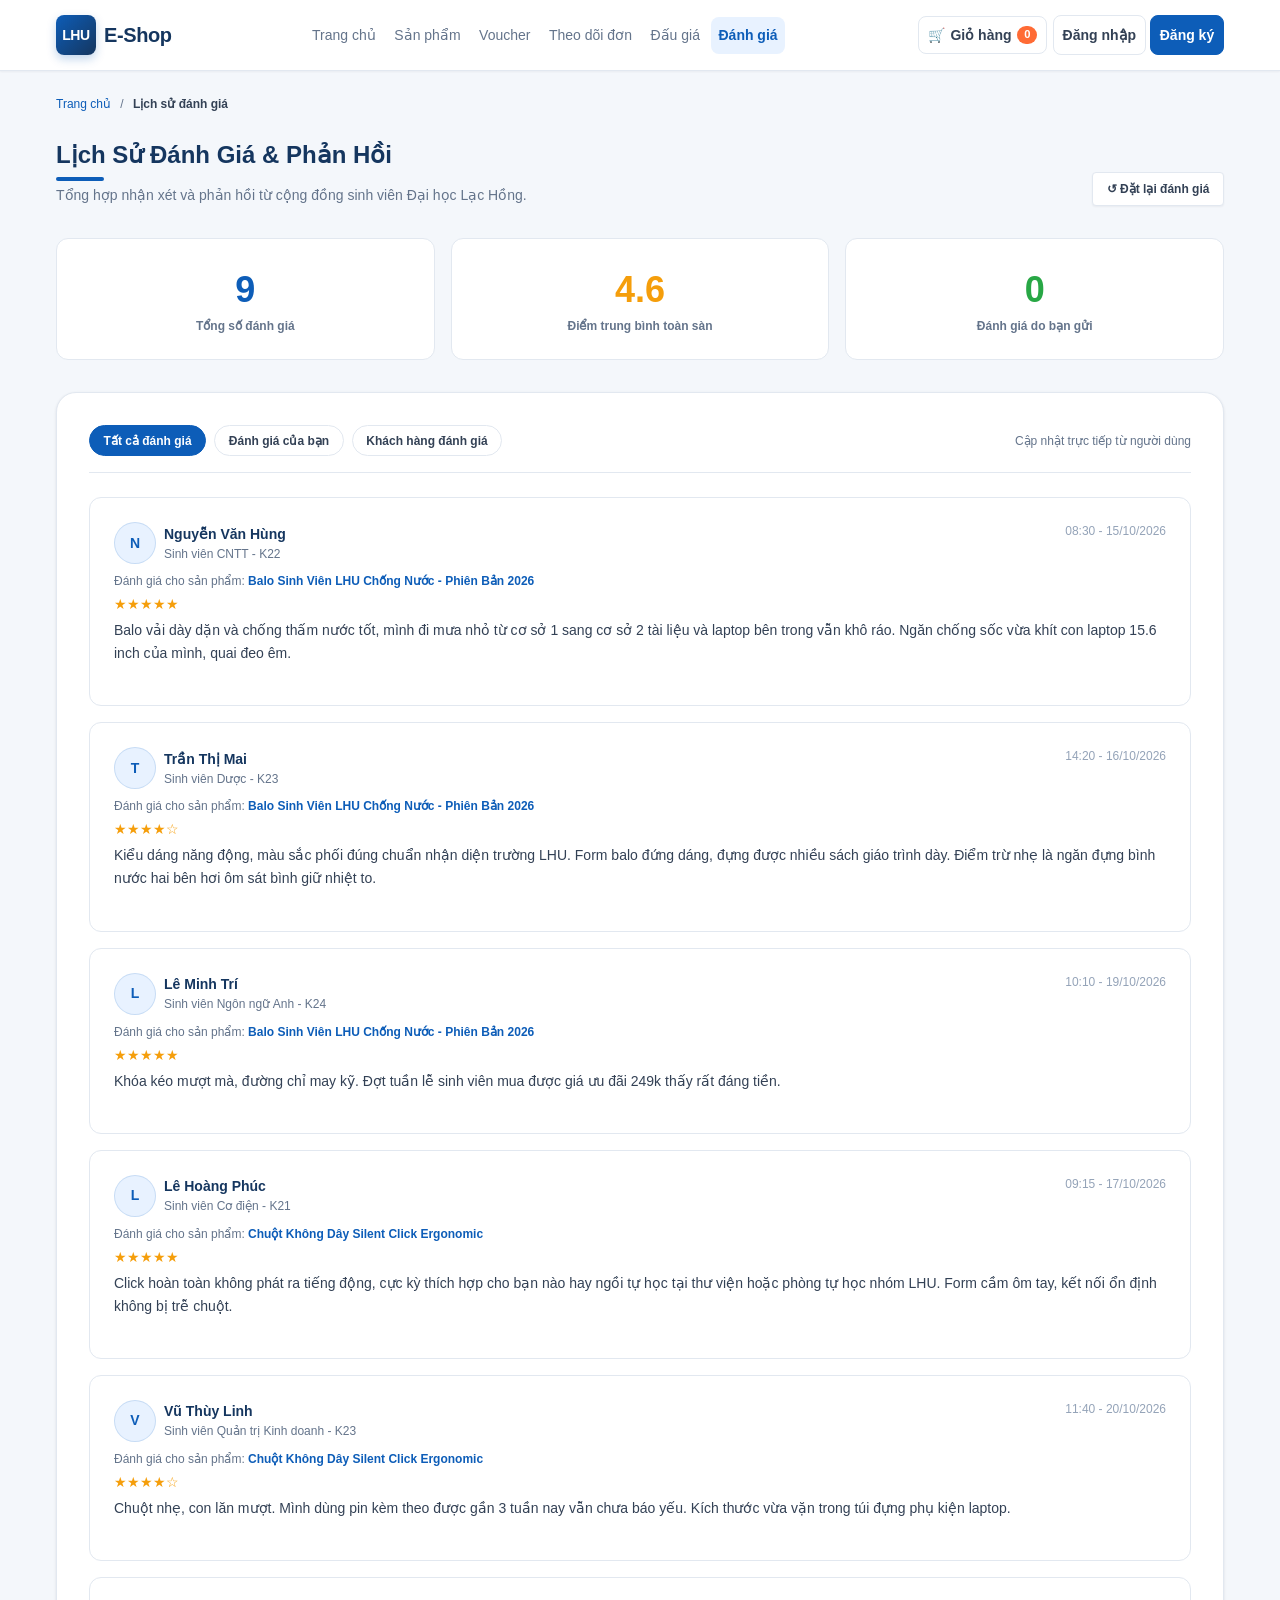
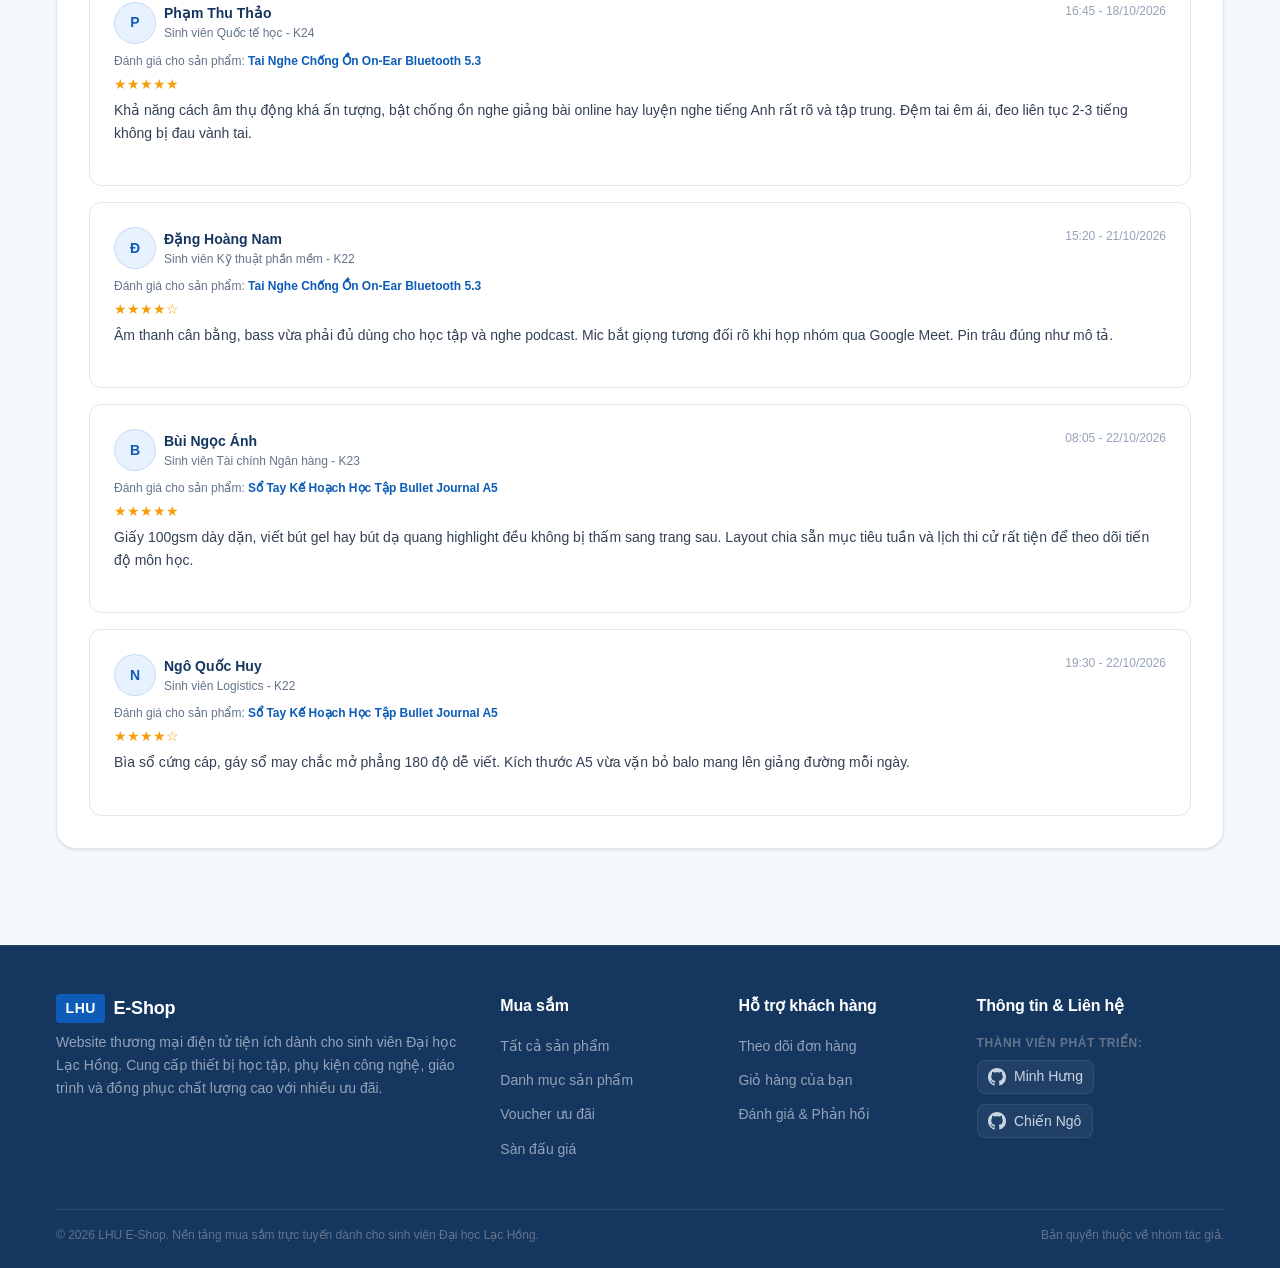
<file: pages/reviews.html>
<!DOCTYPE html>
<html lang="vi">
<head>
  <meta charset="UTF-8">
  <meta name="viewport" content="width=device-width, initial-scale=1.0">
  <title>Lịch Sử Đánh Giá | LHU E-Commerce Hub</title>
  <link rel="stylesheet" href="../css/style.css">
</head>
<body>
  <!-- Header dùng chung -->
  <header class="site-header">
    <div class="container header-container">
      <a href="../index.html" class="brand-logo">
        <span class="logo-icon">LHU</span>
        <span>E-Shop</span>
      </a>
      <button type="button" class="menu-toggle" id="menuToggle" aria-label="Menu">☰</button>
      <nav class="main-nav" id="mainNav">
        <ul class="nav-list">
          <li><a href="../index.html" class="nav-link">Trang chủ</a></li>
          <li><a href="./products.html" class="nav-link">Sản phẩm</a></li>
          <li><a href="./vouchers.html" class="nav-link">Voucher</a></li>
          <li><a href="./order-tracking.html" class="nav-link">Theo dõi đơn</a></li>
          <li><a href="./auction.html" class="nav-link">Đấu giá</a></li>
          <li><a href="./reviews.html" class="nav-link active">Đánh giá</a></li>
        </ul>
      </nav>
      <div class="header-actions">
        <a href="./cart.html" class="action-link">
          <span>🛒</span>
          <span>Giỏ hàng</span>
          <span class="cart-counter" id="cartCount">0</span>
        </a>
      </div>
    </div>
  </header>

  <main class="main-content">
    <div class="container">
      <!-- Breadcrumb -->
      <nav aria-label="Breadcrumb" style="margin-top: var(--spacing-lg); font-size: var(--font-size-xs); color: var(--gray-600);">
        <a href="../index.html" style="color: var(--primary); text-decoration: none;">Trang chủ</a>
        <span style="margin: 0 6px;">/</span>
        <span style="color: var(--gray-800); font-weight: 600;">Lịch sử đánh giá</span>
      </nav>

      <!-- Tiêu đề trang -->
      <div class="section-header" style="margin-top: var(--spacing-lg); margin-bottom: var(--spacing-xl);">
        <div>
          <h1 class="section-title">Lịch Sử Đánh Giá & Phản Hồi</h1>
          <p class="section-subtitle">
            Tổng hợp nhận xét và phản hồi từ cộng đồng sinh viên Đại học Lạc Hồng.
          </p>
        </div>
        <div>
          <button type="button" class="btn btn-outline btn-sm" id="btnResetReviews">
            <span>↺ Đặt lại đánh giá</span>
          </button>
        </div>
      </div>

      <!-- Thẻ tóm tắt số liệu -->
      <div style="display: grid; grid-template-columns: repeat(auto-fit, minmax(200px, 1fr)); gap: var(--spacing-md); margin-bottom: var(--spacing-xl);">
        <div style="background: var(--white); border: 1px solid var(--gray-200); border-radius: var(--border-radius-lg); padding: var(--spacing-lg); text-align: center;">
          <div style="font-size: 2.25rem; font-weight: 800; color: var(--primary);" id="statTotalReviews">0</div>
          <div style="font-size: var(--font-size-xs); color: var(--gray-600); font-weight: 600;">Tổng số đánh giá</div>
        </div>
        <div style="background: var(--white); border: 1px solid var(--gray-200); border-radius: var(--border-radius-lg); padding: var(--spacing-lg); text-align: center;">
          <div style="font-size: 2.25rem; font-weight: 800; color: #f59e0b;" id="statAvgRating">0.0</div>
          <div style="font-size: var(--font-size-xs); color: var(--gray-600); font-weight: 600;">Điểm trung bình toàn sàn</div>
        </div>
        <div style="background: var(--white); border: 1px solid var(--gray-200); border-radius: var(--border-radius-lg); padding: var(--spacing-lg); text-align: center;">
          <div style="font-size: 2.25rem; font-weight: 800; color: var(--secondary);" id="statUserReviews">0</div>
          <div style="font-size: var(--font-size-xs); color: var(--gray-600); font-weight: 600;">Đánh giá do bạn gửi</div>
        </div>
      </div>

      <!-- Danh sách nhận xét -->
      <section class="reviews-section" style="padding: var(--spacing-xl);">
        <div class="reviews-filter-bar">
          <div class="reviews-filter-pills" id="historyFilterPills">
            <button type="button" class="filter-pill active" data-filter="all">Tất cả đánh giá</button>
            <button type="button" class="filter-pill" data-filter="user_only">Đánh giá của bạn</button>
            <button type="button" class="filter-pill" data-filter="community_only">Khách hàng đánh giá</button>
          </div>
          <div style="font-size: var(--font-size-xs); color: var(--gray-600);">
            Cập nhật trực tiếp từ người dùng
          </div>
        </div>

        <div class="reviews-list-container" id="historyReviewsList">
          <!-- Render tự động bởi js/pages/reviews-history.js -->
        </div>
      </section>
    </div>
  </main>

  <!-- Footer -->
  <footer class="site-footer" role="contentinfo">
    <div class="container">
      <div class="footer-grid">
        <!-- Cột 1: LHU E-Shop -->
        <div class="footer-col">
          <div class="footer-brand">
            <span class="logo-icon">LHU</span>
            <span class="footer-brand-name">E-Shop</span>
          </div>
          <p class="footer-desc">
            Website thương mại điện tử tiện ích dành cho sinh viên Đại học Lạc Hồng. Cung cấp thiết bị học tập, phụ kiện công nghệ, giáo trình và đồng phục chất lượng cao với nhiều ưu đãi.
          </p>
        </div>

        <!-- Cột 2: Mua sắm -->
        <div class="footer-col">
          <h4>Mua sắm</h4>
          <ul>
            <li><a href="./products.html">Tất cả sản phẩm</a></li>
            <li><a href="../index.html#categoryList">Danh mục sản phẩm</a></li>
            <li><a href="./vouchers.html">Voucher ưu đãi</a></li>
            <li><a href="./auction.html">Sàn đấu giá</a></li>
          </ul>
        </div>

        <!-- Cột 3: Hỗ trợ khách hàng -->
        <div class="footer-col">
          <h4>Hỗ trợ khách hàng</h4>
          <ul>
            <li><a href="./order-tracking.html">Theo dõi đơn hàng</a></li>
            <li><a href="./cart.html">Giỏ hàng của bạn</a></li>
            <li><a href="./reviews.html">Đánh giá & Phản hồi</a></li>
          </ul>
        </div>

        <!-- Cột 4: Thông tin & Liên hệ -->
        <div class="footer-col">
          <h4>Thông tin & Liên hệ</h4>
          <p class="footer-dev-title">Thành viên phát triển:</p>
          <ul class="footer-dev-list">
            <li>
              <a href="https://github.com/MinhHung309" target="_blank" rel="noopener noreferrer" class="dev-link">
                <svg class="github-icon" viewBox="0 0 24 24" width="18" height="18" aria-hidden="true" fill="currentColor">
                  <path d="M12 0C5.37 0 0 5.37 0 12c0 5.31 3.435 9.795 8.205 11.385.6.105.825-.255.825-.57 0-.285-.015-1.23-.015-2.235-3.015.555-3.795-.735-4.035-1.41-.135-.345-.72-1.41-1.23-1.695-.42-.225-1.02-.78-.015-.795.945-.015 1.62.87 1.845 1.23 1.08 1.815 2.805 1.305 3.495.99.105-.78.42-1.305.765-1.605-2.67-.3-5.46-1.335-5.46-5.925 0-1.305.465-2.385 1.23-3.225-.12-.3-.54-1.53.12-3.18 0 0 1.005-.315 3.3 1.23.96-.27 1.98-.405 3-.405s2.04.135 3 .405c2.295-1.56 3.3-1.23 3.3-1.23.66 1.65.24 2.88.12 3.18.765.84 1.23 1.905 1.23 3.225 0 4.605-2.805 5.625-5.475 5.925.435.375.81 1.095.81 2.22 0 1.605-.015 2.895-.015 3.3 0 .315.225.69.825.57A12.02 12.02 0 0024 12c0-6.63-5.37-12-12-12z"/>
                </svg>
                <span>Minh Hưng</span>
              </a>
            </li>
            <li>
              <a href="https://github.com/ChienNgo1510" target="_blank" rel="noopener noreferrer" class="dev-link">
                <svg class="github-icon" viewBox="0 0 24 24" width="18" height="18" aria-hidden="true" fill="currentColor">
                  <path d="M12 0C5.37 0 0 5.37 0 12c0 5.31 3.435 9.795 8.205 11.385.6.105.825-.255.825-.57 0-.285-.015-1.23-.015-2.235-3.015.555-3.795-.735-4.035-1.41-.135-.345-.72-1.41-1.23-1.695-.42-.225-1.02-.78-.015-.795.945-.015 1.62.87 1.845 1.23 1.08 1.815 2.805 1.305 3.495.99.105-.78.42-1.305.765-1.605-2.67-.3-5.46-1.335-5.46-5.925 0-1.305.465-2.385 1.23-3.225-.12-.3-.54-1.53.12-3.18 0 0 1.005-.315 3.3 1.23.96-.27 1.98-.405 3-.405s2.04.135 3 .405c2.295-1.56 3.3-1.23 3.3-1.23.66 1.65.24 2.88.12 3.18.765.84 1.23 1.905 1.23 3.225 0 4.605-2.805 5.625-5.475 5.925.435.375.81 1.095.81 2.22 0 1.605-.015 2.895-.015 3.3 0 .315.225.69.825.57A12.02 12.02 0 0024 12c0-6.63-5.37-12-12-12z"/>
                </svg>
                <span>Chiến Ngô</span>
              </a>
            </li>
          </ul>
        </div>
      </div>

      <!-- Đường phân cách & Dòng bản quyền -->
      <div class="footer-bottom">
        <p>&copy; 2026 LHU E-Shop. Nền tảng mua sắm trực tuyến dành cho sinh viên Đại học Lạc Hồng.</p>
        <p>Bản quyền thuộc về nhóm tác giả.</p>
      </div>
    </div>
  </footer>

<script type="module" src="../js/pages/reviews-history.js"></script>
</body>
</html>
</file>
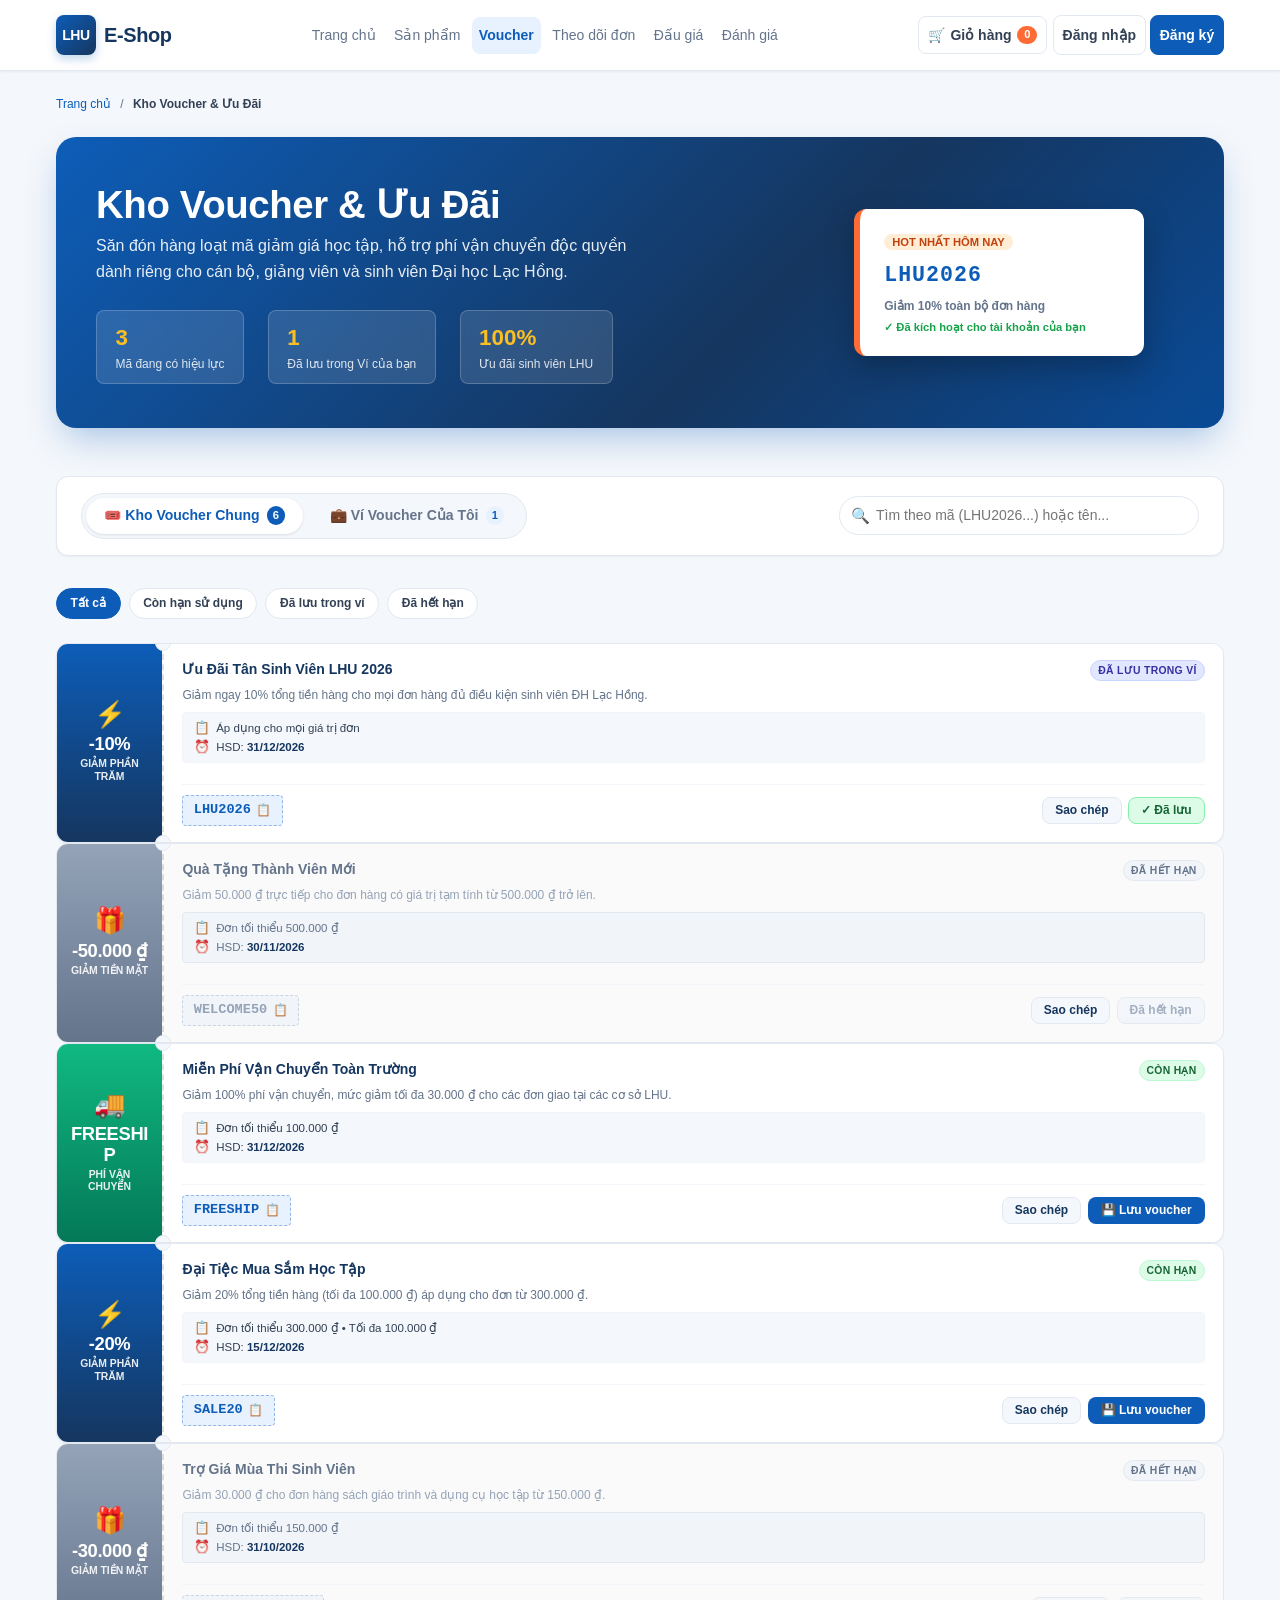
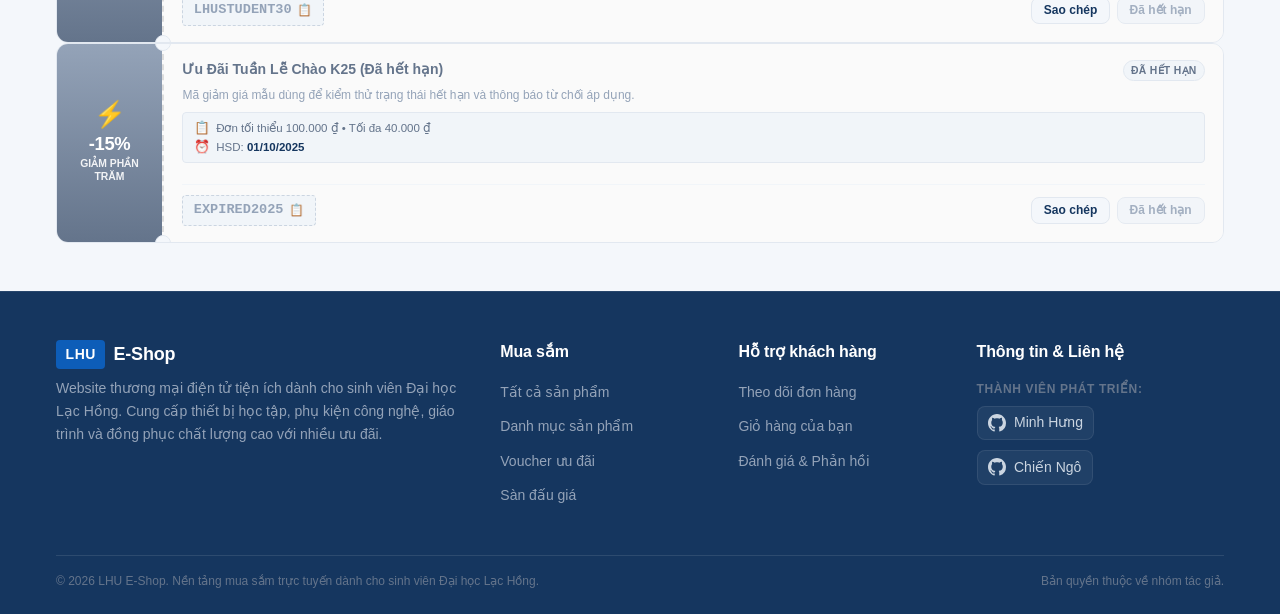
<file: pages/vouchers.html>
<!DOCTYPE html>
<html lang="vi">
<head>
  <meta charset="UTF-8">
  <meta name="viewport" content="width=device-width, initial-scale=1.0">
  <title>Kho Voucher & Ưu Đãi Sinh Viên | LHU E-Commerce Hub</title>
  <link rel="stylesheet" href="../css/style.css">
</head>
<body>
  <!-- Header dùng chung đồng bộ hệ thống -->
  <header class="site-header">
    <div class="container header-container">
      <a href="../index.html" class="brand-logo">
        <span class="logo-icon">LHU</span>
        <span>E-Shop</span>
      </a>
      <button type="button" class="menu-toggle" id="menuToggle" aria-label="Mở menu">☰</button>
      <nav class="main-nav" id="mainNav">
        <ul class="nav-list">
          <li><a href="../index.html" class="nav-link">Trang chủ</a></li>
          <li><a href="./products.html" class="nav-link">Sản phẩm</a></li>
          <li><a href="./vouchers.html" class="nav-link active">Voucher</a></li>
          <li><a href="./order-tracking.html" class="nav-link">Theo dõi đơn</a></li>
          <li><a href="./auction.html" class="nav-link">Đấu giá</a></li>
          <li><a href="./reviews.html" class="nav-link">Đánh giá</a></li>
        </ul>
      </nav>
      <div class="header-actions">
        <a href="./cart.html" class="action-link">
          <span>🛒</span>
          <span>Giỏ hàng</span>
          <span class="cart-counter" id="cartCount">0</span>
        </a>
      </div>
    </div>
  </header>

  <main class="main-content">
    <div class="container">
      <!-- Breadcrumb điều hướng chuẩn SEO & UX -->
      <nav aria-label="Breadcrumb" style="margin-top: var(--spacing-lg); font-size: var(--font-size-xs); color: var(--gray-600);">
        <a href="../index.html" style="color: var(--primary); text-decoration: none;">Trang chủ</a>
        <span style="margin: 0 6px;">/</span>
        <span style="color: var(--gray-800); font-weight: 600;">Kho Voucher & Ưu Đãi</span>
      </nav>

      <!-- BƯỚC 2: BANNER KHUYẾN MÃI CÓ HIỆU ỨNG CHUYỂN ĐỘNG CSS -->
      <section class="voucher-hero-banner" aria-labelledby="voucherMainHeading">
        <div class="voucher-banner-grid">
          <div class="voucher-banner-content">
            <h1 id="voucherMainHeading">Kho Voucher & Ưu Đãi</h1>
            <p class="voucher-banner-subtitle">
              Săn đón hàng loạt mã giảm giá học tập, hỗ trợ phí vận chuyển độc quyền dành riêng cho cán bộ, giảng viên và sinh viên Đại học Lạc Hồng.
            </p>
            <div class="voucher-banner-stats">
              <div class="voucher-stat-item">
                <span class="voucher-stat-number" id="statValidCount">0</span>
                <span class="voucher-stat-label">Mã đang có hiệu lực</span>
              </div>
              <div class="voucher-stat-item clickable" id="statSavedItem" role="button" tabindex="0" title="Bấm để xem Ví Voucher của bạn">
                <span class="voucher-stat-number" id="statSavedCount">0</span>
                <span class="voucher-stat-label">Đã lưu trong Ví của bạn</span>
              </div>
              <div class="voucher-stat-item">
                <span class="voucher-stat-number">100%</span>
                <span class="voucher-stat-label">Ưu đãi sinh viên LHU</span>
              </div>
            </div>
          </div>

          <!-- Thẻ nổi chuyển động sinh động (Float) -->
          <div class="voucher-floating-showcase" aria-hidden="true">
            <div class="floating-ticket-preview">
              <span class="ticket-preview-badge">Hot Nhất Hôm Nay</span>
              <div class="ticket-preview-code">LHU2026</div>
              <div style="font-size: var(--font-size-xs); color: var(--gray-600); font-weight: 600;">
                Giảm 10% toàn bộ đơn hàng
              </div>
              <div style="font-size: 0.7rem; color: #16a34a; margin-top: 4px; font-weight: 700;">
                ✓ Đã kích hoạt cho tài khoản của bạn
              </div>
            </div>
          </div>
        </div>
      </section>

      <!-- THANH CÔNG CỤ: TÌM KIẾM, TABS VÍ CỦA TÔI & LỌC TRẠNG THÁI -->
      <div class="voucher-toolbar">
        <div class="voucher-tabs-group" role="tablist">
          <button type="button" class="voucher-tab-btn active" id="tabAllVouchers" data-tab="all" role="tab" aria-selected="true">
            <span>🎟️ Kho Voucher Chung</span>
            <span class="tab-badge-counter" id="badgeAllCount">0</span>
          </button>
          <button type="button" class="voucher-tab-btn" id="tabMyWallet" data-tab="wallet" role="tab" aria-selected="false">
            <span>💼 Ví Voucher Của Tôi</span>
            <span class="tab-badge-counter" id="badgeWalletCount">0</span>
          </button>
        </div>

        <div class="voucher-search-box">
          <span class="voucher-search-icon">🔍</span>
          <input 
            type="text" 
            id="voucherSearchInput" 
            class="voucher-search-input" 
            placeholder="Tìm theo mã (LHU2026...) hoặc tên..." 
            aria-label="Tìm kiếm voucher"
          />
        </div>
      </div>

      <!-- Bộ lọc trạng thái (Pills) -->
      <div class="voucher-status-filter" id="voucherFilterPills" role="radiogroup" aria-label="Lọc theo trạng thái voucher">
        <button type="button" class="filter-pill active" data-filter="all">Tất cả</button>
        <button type="button" class="filter-pill" data-filter="valid">Còn hạn sử dụng</button>
        <button type="button" class="filter-pill" data-filter="saved">Đã lưu trong ví</button>
        <button type="button" class="filter-pill" data-filter="expired">Đã hết hạn</button>
      </div>

      <!-- DANH SÁCH THẺ VOUCHER TICKET (TORN-EDGE DESIGN) -->
      <section aria-labelledby="voucherListHeading">
        <h2 id="voucherListHeading" class="sr-only" style="display:none;">Danh sách mã ưu đãi</h2>
        <div class="vouchers-grid" id="vouchersGrid" aria-live="polite">
          <!-- Render tự động bởi js/pages/vouchers-page.js -->
        </div>
      </section>

      <!-- BƯỚC 5: KHU VỰC MÔ PHỎNG GIỎ HÀNG & TÍNH TOÁN VOUCHER TRỰC QUAN -->
      
    </div>
  </main>

  <!-- Container hiển thị thông báo Toast cố định góc màn hình -->
  <div class="voucher-toast-container" id="voucherToastContainer" aria-live="polite"></div>

  <!-- Footer dùng chung đồng bộ hệ thống -->

  <!-- Footer -->
  <footer class="site-footer" role="contentinfo">
    <div class="container">
      <div class="footer-grid">
        <!-- Cột 1: LHU E-Shop -->
        <div class="footer-col">
          <div class="footer-brand">
            <span class="logo-icon">LHU</span>
            <span class="footer-brand-name">E-Shop</span>
          </div>
          <p class="footer-desc">
            Website thương mại điện tử tiện ích dành cho sinh viên Đại học Lạc Hồng. Cung cấp thiết bị học tập, phụ kiện công nghệ, giáo trình và đồng phục chất lượng cao với nhiều ưu đãi.
          </p>
        </div>

        <!-- Cột 2: Mua sắm -->
        <div class="footer-col">
          <h4>Mua sắm</h4>
          <ul>
            <li><a href="./products.html">Tất cả sản phẩm</a></li>
            <li><a href="../index.html#categoryList">Danh mục sản phẩm</a></li>
            <li><a href="./vouchers.html">Voucher ưu đãi</a></li>
            <li><a href="./auction.html">Sàn đấu giá</a></li>
          </ul>
        </div>

        <!-- Cột 3: Hỗ trợ khách hàng -->
        <div class="footer-col">
          <h4>Hỗ trợ khách hàng</h4>
          <ul>
            <li><a href="./order-tracking.html">Theo dõi đơn hàng</a></li>
            <li><a href="./cart.html">Giỏ hàng của bạn</a></li>
            <li><a href="./reviews.html">Đánh giá & Phản hồi</a></li>
          </ul>
        </div>

        <!-- Cột 4: Thông tin & Liên hệ -->
        <div class="footer-col">
          <h4>Thông tin & Liên hệ</h4>
          <p class="footer-dev-title">Thành viên phát triển:</p>
          <ul class="footer-dev-list">
            <li>
              <a href="https://github.com/MinhHung309" target="_blank" rel="noopener noreferrer" class="dev-link">
                <svg class="github-icon" viewBox="0 0 24 24" width="18" height="18" aria-hidden="true" fill="currentColor">
                  <path d="M12 0C5.37 0 0 5.37 0 12c0 5.31 3.435 9.795 8.205 11.385.6.105.825-.255.825-.57 0-.285-.015-1.23-.015-2.235-3.015.555-3.795-.735-4.035-1.41-.135-.345-.72-1.41-1.23-1.695-.42-.225-1.02-.78-.015-.795.945-.015 1.62.87 1.845 1.23 1.08 1.815 2.805 1.305 3.495.99.105-.78.42-1.305.765-1.605-2.67-.3-5.46-1.335-5.46-5.925 0-1.305.465-2.385 1.23-3.225-.12-.3-.54-1.53.12-3.18 0 0 1.005-.315 3.3 1.23.96-.27 1.98-.405 3-.405s2.04.135 3 .405c2.295-1.56 3.3-1.23 3.3-1.23.66 1.65.24 2.88.12 3.18.765.84 1.23 1.905 1.23 3.225 0 4.605-2.805 5.625-5.475 5.925.435.375.81 1.095.81 2.22 0 1.605-.015 2.895-.015 3.3 0 .315.225.69.825.57A12.02 12.02 0 0024 12c0-6.63-5.37-12-12-12z"/>
                </svg>
                <span>Minh Hưng</span>
              </a>
            </li>
            <li>
              <a href="https://github.com/ChienNgo1510" target="_blank" rel="noopener noreferrer" class="dev-link">
                <svg class="github-icon" viewBox="0 0 24 24" width="18" height="18" aria-hidden="true" fill="currentColor">
                  <path d="M12 0C5.37 0 0 5.37 0 12c0 5.31 3.435 9.795 8.205 11.385.6.105.825-.255.825-.57 0-.285-.015-1.23-.015-2.235-3.015.555-3.795-.735-4.035-1.41-.135-.345-.72-1.41-1.23-1.695-.42-.225-1.02-.78-.015-.795.945-.015 1.62.87 1.845 1.23 1.08 1.815 2.805 1.305 3.495.99.105-.78.42-1.305.765-1.605-2.67-.3-5.46-1.335-5.46-5.925 0-1.305.465-2.385 1.23-3.225-.12-.3-.54-1.53.12-3.18 0 0 1.005-.315 3.3 1.23.96-.27 1.98-.405 3-.405s2.04.135 3 .405c2.295-1.56 3.3-1.23 3.3-1.23.66 1.65.24 2.88.12 3.18.765.84 1.23 1.905 1.23 3.225 0 4.605-2.805 5.625-5.475 5.925.435.375.81 1.095.81 2.22 0 1.605-.015 2.895-.015 3.3 0 .315.225.69.825.57A12.02 12.02 0 0024 12c0-6.63-5.37-12-12-12z"/>
                </svg>
                <span>Chiến Ngô</span>
              </a>
            </li>
          </ul>
        </div>
      </div>

      <!-- Đường phân cách & Dòng bản quyền -->
      <div class="footer-bottom">
        <p>&copy; 2026 LHU E-Shop. Nền tảng mua sắm trực tuyến dành cho sinh viên Đại học Lạc Hồng.</p>
        <p>Bản quyền thuộc về nhóm tác giả.</p>
      </div>
    </div>
  </footer>

<!-- Script điều khiển ES Modules -->
  <script type="module" src="../js/pages/vouchers-page.js"></script>
</body>
</html>
</file>
<file: css/style.css>
@import url("./variables.css");
@import url("./layout.css");
@import url("./components.css");
</file>
<file: css/auction.css>
.auction-page {
  padding-block: var(--spacing-xl) var(--spacing-2xl);
}

.auction-container {
  max-width: 1200px;
}

.auction-hero,
.auction-detail {
  display: grid;
  grid-template-columns: minmax(0, 1fr) auto;
  align-items: center;
  gap: var(--spacing-xl);
  padding: clamp(1.4rem, 4vw, 2.5rem);
  border: 1px solid rgba(13, 93, 184, 0.12);
  border-radius: var(--border-radius-xl);
  background: linear-gradient(135deg, #fff 0%, var(--primary-light) 100%);
  box-shadow: var(--shadow-sm);
}

.auction-hero h1,
.auction-detail-title {
  margin: 0.45rem 0 0.75rem;
  color: var(--deep-navy);
  font-size: clamp(1.8rem, 4vw, 2.7rem);
  line-height: 1.15;
}

.auction-hero p,
.auction-detail-description {
  max-width: 720px;
  margin: 0;
  color: var(--gray-600);
  line-height: 1.7;
}

.auction-eyebrow {
  color: var(--primary);
  font-size: var(--font-size-xs);
  font-weight: var(--font-weight-bold);
  letter-spacing: 0.08em;
}

.auction-controls {
  display: grid;
  grid-template-columns: minmax(220px, 1.5fr) repeat(2, minmax(180px, 1fr));
  gap: var(--spacing-md);
  margin-block: var(--spacing-xl) var(--spacing-md);
  padding: var(--spacing-lg);
  border: 1px solid var(--gray-200);
  border-radius: var(--border-radius-lg);
  background: var(--white);
}

.auction-control {
  display: grid;
  gap: 0.45rem;
}

.auction-control label,
.auction-bid-form label {
  color: var(--gray-800);
  font-size: var(--font-size-sm);
  font-weight: var(--font-weight-semibold);
}

.auction-demo-note {
  margin: var(--spacing-md) 0;
  padding: 0.8rem 1rem;
  border: 1px solid #bfdbfe;
  border-radius: var(--border-radius-md);
  background: #eff6ff;
  color: #1e3a8a;
  font-size: var(--font-size-sm);
  line-height: 1.55;
}

.auction-results {
  margin: var(--spacing-lg) 0 var(--spacing-md);
  color: var(--gray-600);
  font-size: var(--font-size-sm);
}

.auction-grid {
  display: grid;
  grid-template-columns: repeat(auto-fill, minmax(min(100%, 265px), 1fr));
  align-items: stretch;
  gap: var(--spacing-lg);
}

.auction-card {
  min-width: 0;
  overflow: hidden;
  border: 1px solid var(--gray-200);
  border-radius: var(--border-radius-lg);
  background: var(--white);
  box-shadow: var(--shadow-xs);
  transition: transform var(--transition-normal), box-shadow var(--transition-normal), border-color var(--transition-normal);
}

.auction-card:hover {
  transform: translateY(-4px);
  border-color: rgba(13, 93, 184, 0.35);
  box-shadow: var(--shadow-lg);
}

.auction-card-media {
  position: relative;
  height: 205px;
  overflow: hidden;
  background: linear-gradient(135deg, var(--primary-light), #e2e8f0);
}

.auction-card-image,
.auction-detail-image {
  display: block;
  width: 100%;
  height: 100%;
  object-fit: cover;
}

.auction-card-image.is-unavailable,
.auction-detail-image.is-unavailable {
  visibility: hidden;
}

.auction-status,
.auction-ending-badge {
  position: absolute;
  z-index: 1;
  top: 0.8rem;
  left: 0.8rem;
  display: inline-flex;
  align-items: center;
  min-height: 27px;
  padding: 0.25rem 0.65rem;
  border: 1px solid transparent;
  border-radius: var(--border-radius-full);
  font-size: var(--font-size-xs);
  font-weight: var(--font-weight-bold);
}

.auction-status-upcoming {
  background: #fffbeb;
  color: #92400e;
  border-color: #fde68a;
}

.auction-status-active {
  background: #dcfce7;
  color: #166534;
  border-color: #bbf7d0;
}

.auction-status-ended {
  background: #f1f5f9;
  color: #475569;
  border-color: #cbd5e1;
}

.auction-card-media > .auction-status {
  position: absolute;
}

.auction-ending-badge {
  top: 0.8rem;
  right: 0.8rem;
  left: auto;
  background: #fee2e2;
  color: #991b1b;
  border-color: #fecaca;
}

.auction-card-content {
  display: flex;
  min-height: 345px;
  flex-direction: column;
  padding: var(--spacing-md);
}

.auction-card-title {
  margin: 0 0 0.5rem;
  color: var(--deep-navy);
  font-size: var(--font-size-lg);
  line-height: 1.35;
}

.auction-card-description {
  display: -webkit-box;
  min-height: 3.2em;
  overflow: hidden;
  margin: 0 0 var(--spacing-md);
  color: var(--gray-600);
  font-size: var(--font-size-sm);
  line-height: 1.6;
  -webkit-box-orient: vertical;
  -webkit-line-clamp: 2;
}

.auction-card-prices {
  display: grid;
  grid-template-columns: 1fr auto;
  gap: 0.35rem 0.6rem;
  align-items: center;
  padding-block: 0.7rem;
  border-block: 1px solid var(--gray-100);
  font-size: var(--font-size-sm);
}

.auction-muted {
  color: var(--gray-600);
}

.auction-card-current-price,
.auction-history-amount {
  color: var(--primary);
  font-weight: var(--font-weight-bold);
}

.auction-card-meta {
  display: grid;
  gap: 0.35rem;
  margin-top: 0.7rem;
  color: var(--gray-600);
  font-size: var(--font-size-xs);
}

.auction-card-countdown {
  margin: auto 0 0.8rem;
  padding-top: var(--spacing-md);
  color: var(--deep-navy);
  font-size: var(--font-size-sm);
  font-weight: var(--font-weight-bold);
  font-variant-numeric: tabular-nums;
}

.auction-card-endtime {
  margin: 0.55rem 0 0;
  color: var(--gray-600);
  font-size: var(--font-size-xs);
}

.auction-card-action {
  width: 100%;
  margin-top: 0.2rem;
}

.auction-empty,
.auction-not-found {
  margin-block: var(--spacing-xl);
  padding: var(--spacing-xl);
  border: 1px dashed var(--gray-200);
  border-radius: var(--border-radius-lg);
  background: var(--white);
  text-align: center;
}

.auction-breadcrumb {
  display: flex;
  flex-wrap: wrap;
  gap: 0.5rem;
  margin: 0 0 var(--spacing-lg);
  color: var(--gray-600);
  font-size: var(--font-size-sm);
}

.auction-breadcrumb a {
  color: var(--primary);
}

.auction-detail {
  grid-template-columns: minmax(0, 0.95fr) minmax(0, 1.05fr);
  align-items: stretch;
  padding: 0;
  overflow: hidden;
}

.auction-detail-image-wrap {
  min-height: 410px;
  background: linear-gradient(135deg, var(--primary-light), #e2e8f0);
}

.auction-detail-information {
  padding: clamp(1.2rem, 3vw, 2rem);
}

.auction-detail-topline {
  display: flex;
  flex-wrap: wrap;
  align-items: center;
  gap: 0.6rem;
}

.auction-status {
  position: static;
}

.auction-session-id {
  color: var(--gray-600);
  font-size: var(--font-size-xs);
}

.auction-detail-title {
  font-size: clamp(1.65rem, 3.5vw, 2.3rem);
}

.auction-detail-price-grid {
  display: grid;
  grid-template-columns: repeat(2, minmax(0, 1fr));
  gap: 0.7rem;
  margin-block: var(--spacing-lg);
}

.auction-detail-price-item {
  display: grid;
  gap: 0.35rem;
  padding: 0.8rem;
  border: 1px solid var(--gray-200);
  border-radius: var(--border-radius-md);
  background: var(--white);
}

.auction-detail-price-item span {
  color: var(--gray-600);
  font-size: var(--font-size-xs);
}

.auction-detail-price-item strong {
  color: var(--deep-navy);
  font-size: var(--font-size-base);
}

.auction-detail-price-item .auction-highlight-value {
  color: var(--primary);
  font-size: var(--font-size-lg);
}

.auction-detail-countdown {
  margin: 0 0 0.35rem;
  color: #b45309;
  font-size: var(--font-size-lg);
  font-weight: var(--font-weight-extrabold);
  font-variant-numeric: tabular-nums;
}

.auction-time-info,
.auction-form-hint {
  color: var(--gray-600);
  font-size: var(--font-size-xs);
  line-height: 1.6;
}

.auction-bid-form {
  display: grid;
  gap: 0.55rem;
  margin-top: var(--spacing-md);
}

.auction-bid-form .btn {
  width: 100%;
}

.auction-bid-form .btn:disabled {
  cursor: not-allowed;
  opacity: 0.55;
  transform: none;
}

.auction-feedback {
  margin: 0;
  padding: 0.7rem 0.8rem;
  border-radius: var(--border-radius-md);
  background: #eff6ff;
  color: #1e3a8a;
  font-size: var(--font-size-sm);
}

.auction-history-section {
  margin-top: var(--spacing-2xl);
  padding: var(--spacing-lg);
  border: 1px solid var(--gray-200);
  border-radius: var(--border-radius-lg);
  background: var(--white);
}

.auction-section-heading {
  display: flex;
  align-items: end;
  justify-content: space-between;
  gap: var(--spacing-md);
  margin-bottom: var(--spacing-md);
}

.auction-section-heading h2 {
  margin: 0.35rem 0 0;
  color: var(--deep-navy);
}

.auction-section-heading p {
  color: var(--gray-600);
  font-size: var(--font-size-sm);
}

.auction-table-wrap {
  overflow-x: auto;
}

.auction-history-table {
  width: 100%;
  border-collapse: collapse;
  text-align: left;
}

.auction-history-table th,
.auction-history-table td {
  padding: 0.8rem;
  border-bottom: 1px solid var(--gray-200);
  white-space: nowrap;
}

.auction-history-table th {
  background: var(--gray-100);
  color: var(--gray-800);
  font-size: var(--font-size-xs);
}

.auction-history-table td {
  color: var(--gray-800);
  font-size: var(--font-size-sm);
}

.auction-history-table tr:last-child td {
  border-bottom: 0;
}

.auction-leading-label {
  color: #15803d;
  font-weight: var(--font-weight-bold);
}

.auction-outbid-label {
  color: #b45309;
  font-weight: var(--font-weight-semibold);
}

.auction-history-empty {
  padding-block: var(--spacing-xl) !important;
  color: var(--gray-600) !important;
  text-align: center;
}

.auction-my-highest,
.auction-my-result {
  margin: 0.35rem 0;
  color: var(--gray-800);
  font-size: var(--font-size-sm);
}

.auction-my-hero {
  margin-bottom: var(--spacing-md);
}

.auction-not-found h1 {
  color: var(--deep-navy);
}

.auction-not-found p {
  margin-bottom: var(--spacing-lg);
  color: var(--gray-600);
}

@media (max-width: 760px) {
  .auction-controls {
    grid-template-columns: 1fr 1fr;
  }

  .auction-control:first-child {
    grid-column: 1 / -1;
  }

  .auction-detail {
    grid-template-columns: 1fr;
  }

  .auction-detail-image-wrap {
    min-height: 300px;
    max-height: 380px;
  }
}

@media (max-width: 520px) {
  .auction-page {
    padding-top: var(--spacing-md);
  }

  .auction-hero,
  .auction-my-hero {
    grid-template-columns: 1fr;
    gap: var(--spacing-md);
  }

  .auction-hero > .btn {
    width: 100%;
  }

  .auction-controls {
    grid-template-columns: 1fr;
    padding: var(--spacing-md);
  }

  .auction-control:first-child {
    grid-column: auto;
  }

  .auction-detail-price-grid {
    grid-template-columns: 1fr;
  }

  .auction-section-heading {
    align-items: flex-start;
    flex-direction: column;
    gap: 0;
  }

  .auction-history-section {
    padding: var(--spacing-md);
  }
}

@media (prefers-reduced-motion: reduce) {
  .auction-card {
    transition: none;
  }

  .auction-card:hover {
    transform: none;
  }
}
</file>
<file: css/cart-checkout.css>
.commerce-page {
  --gray-900: var(--deep-navy);
  --gray-700: var(--text-main);
  --gray-300: #cbd5e1;
  --success: var(--secondary);
  --font-size-md: var(--font-size-base);
  --radius-sm: var(--border-radius-sm);
  --radius-md: var(--border-radius-md);
  --radius-lg: var(--border-radius-lg);
  padding-top: var(--spacing-xl);
  padding-bottom: var(--spacing-2xl);
}

.commerce-heading {
  margin-bottom: var(--spacing-xl);
}

.commerce-heading h1 {
  margin: 0 0 var(--spacing-xs);
  color: var(--gray-900);
  font-size: clamp(1.8rem, 4vw, 2.5rem);
}

.commerce-heading > p:last-child {
  margin: 0;
  color: var(--gray-600);
}

.commerce-eyebrow {
  margin: 0 0 var(--spacing-xs);
  color: var(--primary);
  font-size: var(--font-size-xs);
  font-weight: 700;
  letter-spacing: .12em;
}

.cart-layout,
.checkout-layout {
  display: grid;
  grid-template-columns: minmax(0, 1.7fr) minmax(280px, .9fr);
  align-items: start;
  gap: var(--spacing-lg);
}

.cart-items-panel,
.cart-summary-panel,
.checkout-panel,
.order-success-card {
  border: 1px solid var(--gray-200);
  border-radius: var(--radius-lg);
  background: #fff;
  box-shadow: var(--shadow-sm);
}

.cart-items-panel,
.cart-summary-panel,
.checkout-panel {
  padding: clamp(1rem, 3vw, 1.5rem);
}

.cart-panel-heading {
  display: flex;
  align-items: center;
  justify-content: space-between;
  gap: var(--spacing-sm);
  padding-bottom: var(--spacing-md);
  border-bottom: 1px solid var(--gray-200);
}

.cart-panel-heading h2,
.cart-summary-panel h2,
.checkout-panel h2 {
  margin: 0;
  color: var(--gray-900);
  font-size: var(--font-size-lg);
}

.cart-item-count,
.optional-label {
  color: var(--gray-600);
  font-size: var(--font-size-xs);
}

.cart-item {
  display: grid;
  grid-template-columns: 88px minmax(0, 1fr) auto auto;
  align-items: center;
  gap: var(--spacing-md);
  padding: var(--spacing-md) 0;
  border-bottom: 1px solid var(--gray-200);
}

.cart-item:last-child {
  border-bottom: 0;
}

.cart-item-image {
  width: 88px;
  height: 88px;
  border-radius: var(--radius-md);
  background: var(--gray-100);
  object-fit: cover;
}

.cart-item-details h3 {
  margin: 0 0 6px;
  color: var(--gray-900);
  font-size: var(--font-size-sm);
}

.cart-item-price,
.cart-item-original {
  margin: 3px 0;
  font-size: var(--font-size-xs);
}

.cart-item-price {
  color: var(--primary);
  font-weight: 700;
}

.cart-item-original {
  color: var(--gray-600);
}

.cart-item-controls {
  display: inline-flex;
  align-items: center;
  gap: 5px;
}

.cart-quantity-button {
  width: 34px;
  height: 34px;
  border: 1px solid var(--gray-300);
  border-radius: var(--radius-sm);
  background: #fff;
  color: var(--gray-800);
  font-size: 1.15rem;
  cursor: pointer;
}

.cart-quantity-button:hover,
.cart-quantity-button:focus-visible {
  border-color: var(--primary);
  color: var(--primary);
}

.cart-quantity-input {
  width: 48px;
  height: 34px;
  border: 1px solid var(--gray-300);
  border-radius: var(--radius-sm);
  text-align: center;
}

.cart-item-total {
  min-width: 100px;
  color: var(--gray-900);
  text-align: right;
  font-size: var(--font-size-sm);
}

.text-button {
  padding: 0;
  border: 0;
  background: transparent;
  color: var(--danger);
  font: inherit;
  cursor: pointer;
}

.text-button:hover,
.text-button:focus-visible {
  text-decoration: underline;
}

.cart-remove-button {
  grid-column: 2 / -1;
  justify-self: end;
  font-size: var(--font-size-xs);
}

.cart-empty-state {
  display: grid;
  justify-items: center;
  gap: var(--spacing-sm);
  padding: var(--spacing-2xl) var(--spacing-md);
  text-align: center;
}

.cart-empty-state h3,
.cart-empty-state p {
  margin: 0;
}

.cart-empty-state p {
  color: var(--gray-600);
}

.cart-summary-panel h2,
.checkout-panel h2 {
  margin-bottom: var(--spacing-md);
}

.voucher-form {
  padding: var(--spacing-md) 0;
  border-top: 1px solid var(--gray-200);
  border-bottom: 1px solid var(--gray-200);
}

.voucher-form label,
.form-field label {
  display: block;
  margin-bottom: 6px;
  color: var(--gray-800);
  font-size: var(--font-size-sm);
  font-weight: 600;
}

.voucher-input-row {
  display: flex;
  gap: var(--spacing-xs);
}

.voucher-input-row input,
.form-field input,
.form-field textarea {
  width: 100%;
  min-width: 0;
  padding: 10px 12px;
  border: 1px solid var(--gray-300);
  border-radius: var(--radius-sm);
  background: #fff;
  color: var(--gray-900);
  font: inherit;
}

.voucher-input-row input:focus,
.form-field input:focus,
.form-field textarea:focus {
  outline: 2px solid color-mix(in srgb, var(--primary) 28%, transparent);
  border-color: var(--primary);
}

.voucher-input-row .btn {
  flex: 0 0 auto;
  padding: 8px 12px;
}

.field-feedback,
.field-error {
  display: block;
  min-height: 1.1em;
  margin: 6px 0 0;
  font-size: var(--font-size-xs);
}

.field-feedback.is-success {
  color: var(--success);
}

.field-feedback.is-error,
.field-error {
  color: var(--danger);
}

.cart-totals {
  display: grid;
  gap: 11px;
  margin: var(--spacing-md) 0;
}

.cart-totals > div {
  display: flex;
  align-items: baseline;
  justify-content: space-between;
  gap: var(--spacing-sm);
  color: var(--gray-700);
  font-size: var(--font-size-sm);
}

.cart-totals dt,
.cart-totals dd {
  margin: 0;
}

.cart-totals dd {
  color: var(--gray-900);
  font-weight: 600;
  text-align: right;
}

.cart-totals .is-discount,
.cart-totals .is-discount dd {
  color: var(--success);
}

.cart-totals .cart-grand-total {
  padding-top: var(--spacing-sm);
  border-top: 1px solid var(--gray-200);
  color: var(--gray-900);
  font-size: var(--font-size-md);
  font-weight: 700;
}

.cart-totals .cart-grand-total dd {
  color: var(--primary);
  font-size: 1.15rem;
}

.cart-checkout-button {
  display: flex;
  width: 100%;
  justify-content: center;
  text-align: center;
}

.cart-checkout-button.is-disabled,
.cart-checkout-button:disabled {
  opacity: .55;
  pointer-events: none;
}

.continue-shopping-link {
  display: block;
  margin-top: var(--spacing-md);
  color: var(--primary);
  font-size: var(--font-size-sm);
  text-align: center;
  text-decoration: none;
}

.continue-shopping-link:hover {
  text-decoration: underline;
}

.commerce-feedback {
  margin: 0 0 var(--spacing-md);
  padding: 12px 14px;
  border-radius: var(--radius-md);
  background: var(--gray-100);
  color: var(--gray-800);
}

.commerce-feedback.is-error {
  background: #fff1f2;
  color: var(--danger);
}

.commerce-feedback.is-success {
  background: #ecfdf5;
  color: var(--success);
}

.checkout-layout {
  grid-template-columns: minmax(0, 1.25fr) minmax(280px, .8fr);
}

.checkout-form {
  display: grid;
  gap: var(--spacing-lg);
}

.form-field + .form-field {
  margin-top: var(--spacing-md);
}

.form-field input[aria-invalid="true"] {
  border-color: var(--danger);
}

.form-field textarea {
  resize: vertical;
}

.payment-option {
  display: flex;
  align-items: flex-start;
  gap: 10px;
  padding: 12px 0;
  cursor: pointer;
}

.payment-option + .payment-option {
  border-top: 1px solid var(--gray-200);
}

.payment-option input {
  margin-top: 4px;
  accent-color: var(--primary);
}

.payment-option strong,
.payment-option small {
  display: block;
}

.payment-option strong {
  color: var(--gray-900);
  font-size: var(--font-size-sm);
}

.payment-option small {
  margin-top: 4px;
  color: var(--gray-600);
  font-size: var(--font-size-xs);
}

.checkout-summary {
  position: sticky;
  top: var(--spacing-md);
}

.checkout-items {
  display: grid;
  gap: 10px;
  padding-bottom: var(--spacing-md);
  border-bottom: 1px solid var(--gray-200);
}

.checkout-item {
  display: flex;
  justify-content: space-between;
  gap: var(--spacing-sm);
  color: var(--gray-700);
  font-size: var(--font-size-xs);
}

.checkout-item strong {
  flex: 0 0 auto;
  color: var(--gray-900);
}

.checkout-voucher {
  margin: var(--spacing-sm) 0 0;
  color: var(--success);
  font-size: var(--font-size-xs);
}

.order-success-card {
  max-width: 680px;
  margin: var(--spacing-xl) auto;
  padding: clamp(1.5rem, 5vw, 3rem);
  text-align: center;
}

.order-success-icon {
  display: grid;
  width: 64px;
  height: 64px;
  place-items: center;
  margin: 0 auto var(--spacing-md);
  border-radius: 50%;
  background: #ecfdf5;
  color: var(--success);
  font-size: 2rem;
  font-weight: 700;
}

.order-success-card h1 {
  margin: 0 0 var(--spacing-sm);
  color: var(--gray-900);
}

.order-success-card > p:not(.commerce-eyebrow) {
  color: var(--gray-600);
}

.success-details {
  max-width: 420px;
  margin: var(--spacing-lg) auto;
}

.success-details > div {
  display: flex;
  justify-content: space-between;
  gap: var(--spacing-md);
  padding: 10px 0;
  border-bottom: 1px solid var(--gray-200);
}

.success-details dt {
  color: var(--gray-600);
}

.success-details dd {
  margin: 0;
  color: var(--gray-900);
  font-weight: 700;
}

.success-actions {
  display: flex;
  flex-wrap: wrap;
  justify-content: center;
  gap: var(--spacing-sm);
}

@media (max-width: 760px) {
  .cart-layout,
  .checkout-layout {
    grid-template-columns: 1fr;
  }

  .checkout-summary {
    position: static;
    grid-row: 1;
  }
}

@media (max-width: 560px) {
  .commerce-page {
    padding-top: var(--spacing-lg);
  }

  .cart-item {
    grid-template-columns: 68px minmax(0, 1fr) auto;
    gap: 10px;
  }

  .cart-item-image {
    width: 68px;
    height: 68px;
    grid-row: 1 / span 2;
  }

  .cart-item-details {
    grid-column: 2 / -1;
  }

  .cart-item-controls {
    grid-column: 2;
  }

  .cart-item-total {
    min-width: 0;
    grid-column: 3;
    text-align: right;
  }

  .cart-remove-button {
    grid-column: 2 / -1;
  }

  .voucher-input-row {
    flex-wrap: wrap;
  }

  .voucher-input-row .btn {
    flex: 1;
  }
}
</file>
<file: css/account.css>
.account-page {
  width: min(100% - 2rem, 540px);
  margin: auto;
  padding-block: clamp(2rem, 6vw, 4rem);
}

.account-card {
  background: var(--white);
  border: 1px solid var(--gray-200);
  border-radius: var(--border-radius-xl);
  box-shadow: var(--shadow-lg);
  padding: clamp(1.25rem, 5vw, 2.5rem);
}

.account-eyebrow {
  color: var(--primary);
  font-size: var(--font-size-xs);
  font-weight: var(--font-weight-bold);
  letter-spacing: 0.08em;
  margin-bottom: var(--spacing-sm);
}

.account-card h1 {
  color: var(--deep-navy);
  font-size: clamp(1.6rem, 5vw, 2rem);
  line-height: var(--line-height-tight);
}

.account-intro {
  color: var(--gray-600);
  margin-top: var(--spacing-sm);
}

.account-notice {
  background: var(--primary-light);
  border-left: 3px solid var(--primary);
  border-radius: var(--border-radius-sm);
  color: var(--deep-navy);
  font-size: var(--font-size-sm);
  margin-top: var(--spacing-lg);
  padding: var(--spacing-sm) var(--spacing-md);
}

.account-form {
  display: grid;
  gap: var(--spacing-md);
  margin-top: var(--spacing-lg);
}

.account-field {
  display: grid;
  gap: var(--spacing-xs);
}

.account-field label {
  color: var(--deep-navy);
  font-size: var(--font-size-sm);
  font-weight: var(--font-weight-semibold);
}

.account-field label span {
  color: var(--gray-600);
  font-weight: var(--font-weight-regular);
}

.account-field input,
.account-field textarea {
  width: 100%;
  min-height: 44px;
  border: 1px solid var(--gray-200);
  border-radius: var(--border-radius-md);
  background: var(--white);
  padding: 0.65rem 0.75rem;
}

.account-field textarea {
  resize: vertical;
}

.account-field input:focus,
.account-field textarea:focus {
  border-color: var(--primary);
  outline: 3px solid rgba(13, 93, 184, 0.14);
}

.account-field input:disabled,
.account-field textarea:disabled {
  background: var(--gray-100);
  color: var(--gray-600);
  opacity: 1;
}

.account-password {
  display: flex;
  gap: var(--spacing-xs);
}

.account-password input {
  min-width: 0;
  flex: 1;
}

.password-toggle {
  border: 1px solid var(--gray-200);
  border-radius: var(--border-radius-md);
  color: var(--primary);
  font-size: var(--font-size-sm);
  font-weight: var(--font-weight-semibold);
  padding-inline: 0.8rem;
}

.password-toggle:focus-visible,
.account-checkbox input:focus-visible,
.profile-actions button:focus-visible {
  outline: 3px solid rgba(13, 93, 184, 0.35);
  outline-offset: 2px;
}

.account-field-error {
  color: var(--danger);
  min-height: 1.1em;
  font-size: var(--font-size-xs);
}

.account-checkbox {
  display: flex;
  align-items: flex-start;
  gap: var(--spacing-sm);
  font-size: var(--font-size-sm);
}

.account-checkbox input {
  flex: 0 0 auto;
  width: 1rem;
  height: 1rem;
  margin-top: 0.2rem;
  accent-color: var(--primary);
}

.account-submit {
  width: 100%;
  min-height: 46px;
}

.account-submit:disabled {
  cursor: wait;
  opacity: 0.7;
}

.account-switch {
  margin-top: var(--spacing-lg);
  text-align: center;
  font-size: var(--font-size-sm);
}

.account-switch a {
  color: var(--primary);
  font-weight: var(--font-weight-bold);
  text-decoration: underline;
  text-underline-offset: 0.15em;
}

.account-feedback {
  border-radius: var(--border-radius-md);
  font-size: var(--font-size-sm);
  margin-top: var(--spacing-md);
  padding: var(--spacing-sm) var(--spacing-md);
}

.account-feedback.is-error {
  background: #fff1f2;
  color: #9f1239;
}

.account-feedback.is-success {
  background: #ecfdf5;
  color: #166534;
}

.account-profile-page {
  width: min(100% - 2rem, 720px);
}

.profile-heading {
  align-items: center;
  display: flex;
  gap: var(--spacing-md);
}

.profile-avatar {
  align-items: center;
  background: linear-gradient(135deg, var(--primary), var(--deep-blue));
  border-radius: 50%;
  color: var(--white);
  display: flex;
  flex: 0 0 64px;
  font-size: var(--font-size-2xl);
  font-weight: var(--font-weight-bold);
  height: 64px;
  justify-content: center;
}

.profile-created {
  color: var(--gray-600);
  font-size: var(--font-size-sm);
}

.profile-actions {
  display: flex;
  flex-wrap: wrap;
  gap: var(--spacing-sm);
}

.btn-danger {
  background: #fff1f2;
  border: 1px solid #fecdd3;
  border-radius: var(--border-radius-md);
  color: #be123c;
  font-weight: var(--font-weight-semibold);
  padding: 0.65rem 1rem;
}

.account-footer {
  margin-top: 0;
}

.account-footer p {
  font-size: var(--font-size-xs);
}

@media (max-width: 480px) {
  .profile-heading {
    align-items: flex-start;
  }

  .profile-avatar {
    flex-basis: 48px;
    height: 48px;
    font-size: var(--font-size-lg);
  }

  .profile-actions > button {
    flex: 1 1 100%;
  }
}
</file>
